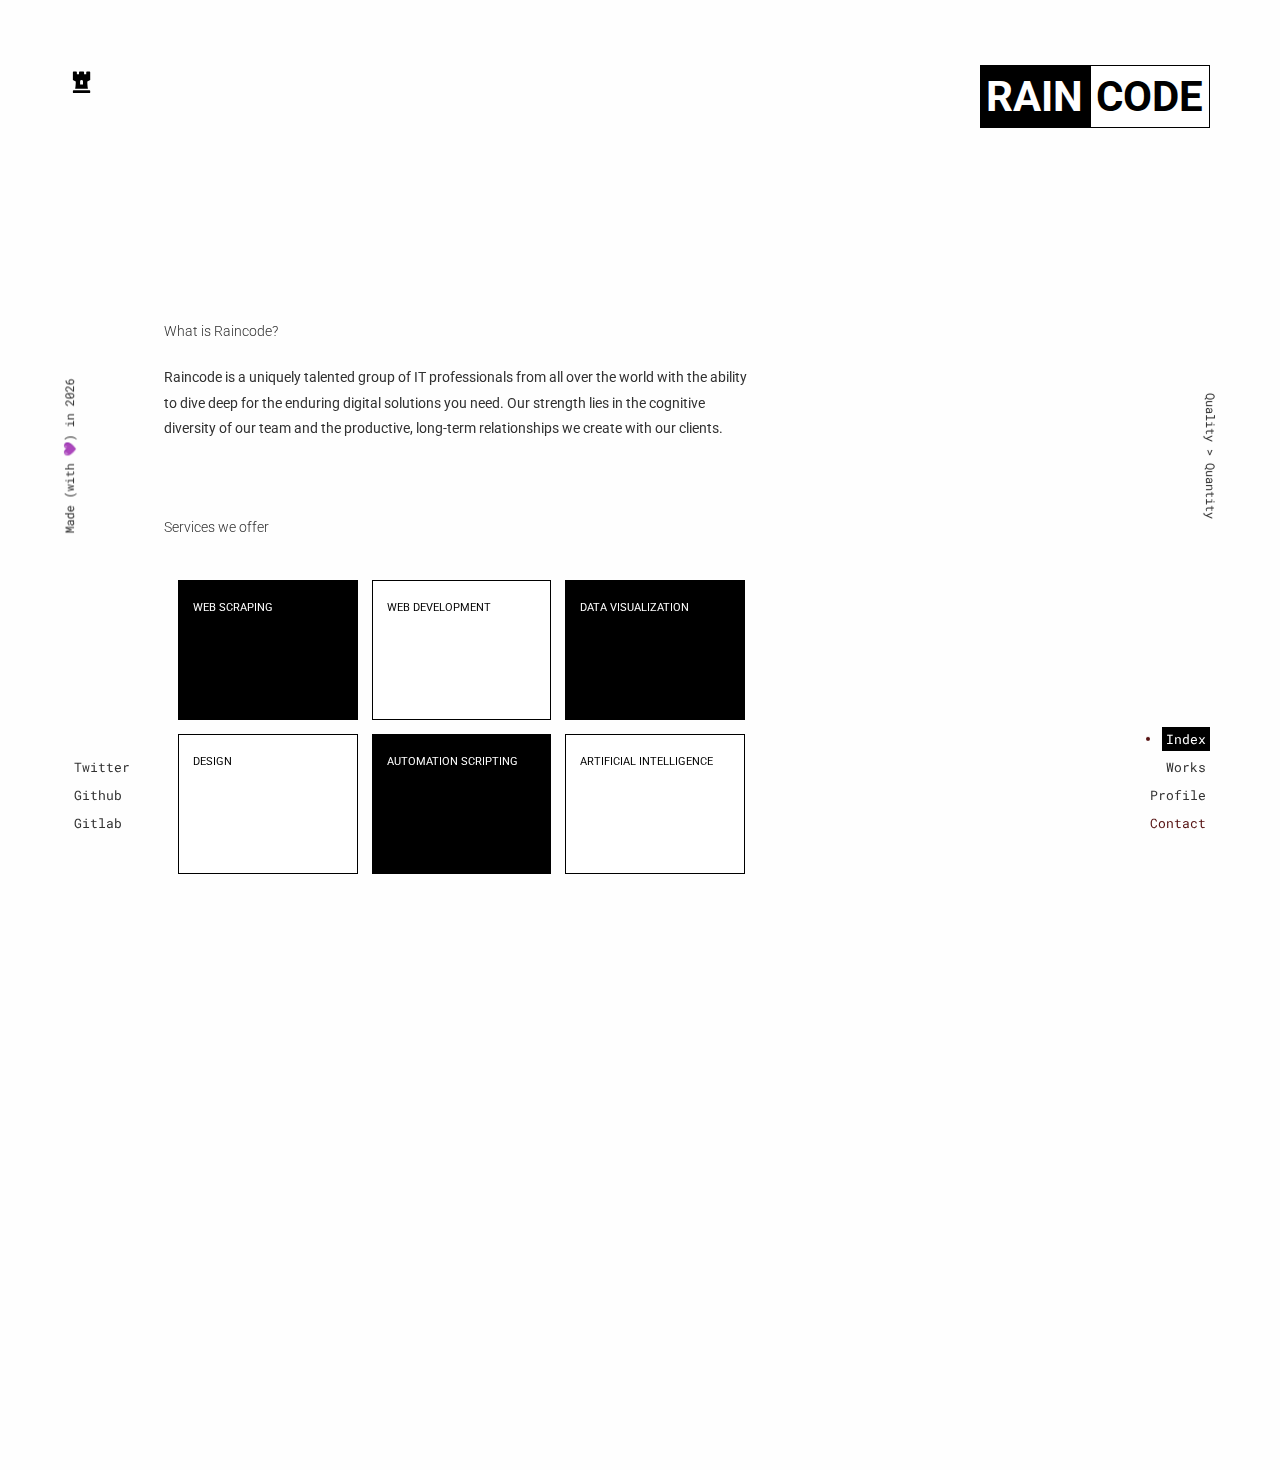
<file: index.html>
<!DOCTYPE html><html lang="en"><head><meta charSet="utf-8"/><meta http-equiv="x-ua-compatible" content="ie=edge"/><meta name="viewport" content="width=device-width, initial-scale=1, shrink-to-fit=no"/><meta name="generator" content="Gatsby 2.13.6"/><link rel="preconnect dns-prefetch" href="https://www.google-analytics.com"/><link rel="shortcut icon" href="/icons-765f311c79b1f7b11e851268e34f18f1/favicon.ico"/><link rel="icon" type="image/png" sizes="16x16" href="/icons-765f311c79b1f7b11e851268e34f18f1/favicon-16x16.png"/><link rel="icon" type="image/png" sizes="32x32" href="/icons-765f311c79b1f7b11e851268e34f18f1/favicon-32x32.png"/><link rel="apple-touch-icon" sizes="57x57" href="/icons-765f311c79b1f7b11e851268e34f18f1/apple-touch-icon-57x57.png"/><link rel="apple-touch-icon" sizes="60x60" href="/icons-765f311c79b1f7b11e851268e34f18f1/apple-touch-icon-60x60.png"/><link rel="apple-touch-icon" sizes="72x72" href="/icons-765f311c79b1f7b11e851268e34f18f1/apple-touch-icon-72x72.png"/><link rel="apple-touch-icon" sizes="76x76" href="/icons-765f311c79b1f7b11e851268e34f18f1/apple-touch-icon-76x76.png"/><link rel="apple-touch-icon" sizes="114x114" href="/icons-765f311c79b1f7b11e851268e34f18f1/apple-touch-icon-114x114.png"/><link rel="apple-touch-icon" sizes="120x120" href="/icons-765f311c79b1f7b11e851268e34f18f1/apple-touch-icon-120x120.png"/><link rel="apple-touch-icon" sizes="144x144" href="/icons-765f311c79b1f7b11e851268e34f18f1/apple-touch-icon-144x144.png"/><link rel="apple-touch-icon" sizes="152x152" href="/icons-765f311c79b1f7b11e851268e34f18f1/apple-touch-icon-152x152.png"/><link rel="apple-touch-icon" sizes="167x167" href="/icons-765f311c79b1f7b11e851268e34f18f1/apple-touch-icon-167x167.png"/><link rel="apple-touch-icon" sizes="180x180" href="/icons-765f311c79b1f7b11e851268e34f18f1/apple-touch-icon-180x180.png"/><link rel="apple-touch-icon" sizes="1024x1024" href="/icons-765f311c79b1f7b11e851268e34f18f1/apple-touch-icon-1024x1024.png"/><meta name="apple-mobile-web-app-capable" content="yes"/><meta name="apple-mobile-web-app-status-bar-style" content="black-translucent"/><meta name="apple-mobile-web-app-title" content="raincode.org"/><link rel="manifest" href="/manifest.webmanifest"/><meta name="theme-color" content="#1e2732"/><link rel="apple-touch-icon" href="/static/icons/logo.svg"/><title data-react-helmet="true">Raincode</title><meta data-react-helmet="true" name="description" content="A team of uniquely talented developers and designers spread all over the world."/><meta data-react-helmet="true" property="og:title" content="Raincode"/><meta data-react-helmet="true" property="og:description" content="A team of uniquely talented developers and designers spread all over the world."/><meta data-react-helmet="true" property="og:image" content="/images/logo.svg"/><meta data-react-helmet="true" name="twitter:title" content="Raincode"/><meta data-react-helmet="true" name="twitter:description" content="A team of uniquely talented developers and designers spread all over the world."/><meta data-react-helmet="true" name="twitter:image" content="/images/logo.svg"/><meta data-react-helmet="true" name="twitter:card" content="summary_large_image"/><meta data-react-helmet="true" name="google-site-verification" content="w6QODQIo6PYp7OLUH3RI1ULc4NKzA0lt7tzXEeKJzjM"/><link rel="sitemap" type="application/xml" href="/sitemap.xml"/><style data-styled="jFFmwJ cqaDtS iMfKah cJlXGp cfIomb fQdxEa bqExfv bUJcfb joKaBL fURCSd eSzaXH jHwOGP isVgkh ljqACm iiPRQe bEwHHy bedVrY BDgpr jOKjaQ foNkGc iHOBFH liscpV" data-styled-version="4.3.2">
/* sc-component-id: style__Wrapper-sc-6c31hn-0 */
.jHwOGP{position:fixed;top:0;left:0;max-width:18rem;padding:5rem;} @media (max-width:78em){.jHwOGP{padding:3rem;}} @media (max-width:54em){.jHwOGP{padding:3rem;}} @media (max-width:40em){.jHwOGP{padding:2rem;}} @media (max-width:54em){.jHwOGP{position:static;padding:0;}} .jHwOGP > div{position:relative;} .jHwOGP a,.jHwOGP svg{display:block;} .jHwOGP a{width:1.65rem;} @media (max-width:78em){.jHwOGP a{width:1.45rem;}} .jHwOGP svg{width:100%;height:auto;} .jHwOGP .circle{position:absolute;top:50%;left:50%;-webkit-transform:translate(-50%,-50%) scale(0);-ms-transform:translate(-50%,-50%) scale(0);transform:translate(-50%,-50%) scale(0);background:rgba(255,255,255,.05);height:100%;width:100%;border-radius:100%;pointer-events:none;opacity:1;will-change:transform;color:#303030;} .jHwOGP a:hover + .circle{opacity:0;-webkit-transform:translate(-50%,-50%) scale(7.5);-ms-transform:translate(-50%,-50%) scale(7.5);transform:translate(-50%,-50%) scale(7.5);-webkit-transition:-webkit-transform 1s cubic-bezier(.45,0,.1,1),opacity .8s ease;-webkit-transition:transform 1s cubic-bezier(.45,0,.1,1),opacity .8s ease;transition:transform 1s cubic-bezier(.45,0,.1,1),opacity .8s ease;}
/* sc-component-id: style__Wrapper-knl7ns-0 */
.foNkGc{width:100%;position:fixed;top:50%;} @media (max-width:54em){.foNkGc{position:static;padding-top:1.5rem;}}
/* sc-component-id: style__Item-knl7ns-1 */
.iHOBFH{position:absolute;font-family:'Roboto Mono',stack-mono,monospace;color:#313131;font-size:.85rem;line-height:1em;-webkit-transform:rotate(-90deg) translateX(-50%);-ms-transform:rotate(-90deg) translateX(-50%);transform:rotate(-90deg) translateX(-50%);-webkit-transform-origin:left;-ms-transform-origin:left;transform-origin:left;left:5rem;} @media (max-width:78em){.iHOBFH{left:3rem;}} @media (max-width:54em){.iHOBFH{left:3rem;}} @media (max-width:40em){.iHOBFH{left:2rem;}} @media (max-width:54em){.iHOBFH{position:static;-webkit-transform:rotate(0) translateX(0);-ms-transform:rotate(0) translateX(0);transform:rotate(0) translateX(0);-webkit-transform-origin:0;-ms-transform-origin:0;transform-origin:0;padding:.5rem 0 0;text-align:center;font-size:.8rem;}}.liscpV{position:absolute;font-family:'Roboto Mono',stack-mono,monospace;color:#313131;font-size:.85rem;line-height:1em;-webkit-transform:rotate(90deg) translateX(50%);-ms-transform:rotate(90deg) translateX(50%);transform:rotate(90deg) translateX(50%);-webkit-transform-origin:right;-ms-transform-origin:right;transform-origin:right;right:5rem;} @media (max-width:78em){.liscpV{right:3rem;}} @media (max-width:54em){.liscpV{right:3rem;}} @media (max-width:40em){.liscpV{right:2rem;}} @media (max-width:54em){.liscpV{position:static;-webkit-transform:rotate(0) translateX(0);-ms-transform:rotate(0) translateX(0);transform:rotate(0) translateX(0);-webkit-transform-origin:0;-ms-transform-origin:0;transform-origin:0;padding:.5rem 0 0;text-align:center;font-size:.8rem;}}
/* sc-component-id: style__Wrapper-sc-109x5v3-0 */
.iiPRQe{position:fixed;bottom:0;left:0;right:0;width:100%;display:-webkit-box;display:-webkit-flex;display:-ms-flexbox;display:flex;-webkit-align-items:flex-end;-webkit-box-align:flex-end;-ms-flex-align:flex-end;align-items:flex-end;-webkit-box-pack:justify;-webkit-justify-content:space-between;-ms-flex-pack:justify;justify-content:space-between;pointer-events:none;padding:5rem;} @media (max-width:78em){.iiPRQe{padding:3rem;}} @media (max-width:54em){.iiPRQe{padding:3rem;}} @media (max-width:40em){.iiPRQe{padding:2rem;}} .iiPRQe ul:last-child li{text-align:right;} .iiPRQe ul:last-child li a{-webkit-transition:color .4s ease;transition:color .4s ease;will-change:color;position:relative;} .iiPRQe ul:last-child li a::before{position:absolute;left:-1.1rem;top:50%;background:#541010;border-radius:100%;content:'';display:block;height:.3rem;width:.3rem;-webkit-transition:-webkit-transform .3s cubic-bezier(.45,0,.1,1),opacity .1s ease;-webkit-transition:transform .3s cubic-bezier(.45,0,.1,1),opacity .1s ease;transition:transform .3s cubic-bezier(.45,0,.1,1),opacity .1s ease;will-change:transform,opacity;} .iiPRQe ul:last-child li a:not(.active)::before{opacity:0;-webkit-transform:translate(-1rem,-50%);-ms-transform:translate(-1rem,-50%);transform:translate(-1rem,-50%);} .iiPRQe ul:last-child li a:hover{color:#000;} .iiPRQe ul:last-child li a:hover::before{-webkit-transform:translate(0,-50%);-ms-transform:translate(0,-50%);transform:translate(0,-50%);opacity:1;} @media (max-width:54em){.iiPRQe{position:static;padding:0;}}
/* sc-component-id: style__Nav-sc-109x5v3-1 */
.bEwHHy{list-style:none;padding:0;margin:0;width:50%;max-width:14rem;}
/* sc-component-id: style__NavItem-sc-109x5v3-2 */
.bedVrY{list-style:none;padding:.5rem 0;line-height:1em;} .bedVrY:last-child{padding-bottom:0;} .bedVrY a{font-size:.9rem;padding:0.3rem;font-family:'Roboto Mono',stack-mono,monospace;pointer-events:all;-webkit-transition:color .1s ease;transition:color .1s ease;line-height:1em;color:#313131;}.BDgpr{list-style:none;padding:.5rem 0;line-height:1em;} .BDgpr:last-child{padding-bottom:0;} .BDgpr a{font-size:.9rem;padding:0.3rem;font-family:'Roboto Mono',stack-mono,monospace;pointer-events:all;-webkit-transition:color .1s ease;transition:color .1s ease;line-height:1em;color:#541010;} .BDgpr a:hover::before{display:none !important;}
/* sc-component-id: style__NavLink-sc-109x5v3-3 */
.jOKjaQ.active{color:#FFF;background:#000;} .jOKjaQ.active::before{-webkit-transform:translate(0,-50%);-ms-transform:translate(0,-50%);transform:translate(0,-50%);opacity:1;}
/* sc-component-id: style__Wrapper-st8qcn-0 */
.isVgkh{display:none;height:15px;width:1.75rem;-webkit-flex-direction:column;-ms-flex-direction:column;flex-direction:column;-webkit-box-pack:justify;-webkit-justify-content:space-between;-ms-flex-pack:justify;justify-content:space-between;-webkit-align-items:flex-end;-webkit-box-align:flex-end;-ms-flex-align:flex-end;align-items:flex-end;-webkit-backface-visibility:hidden;backface-visibility:hidden;-webkit-transition:-webkit-transform .45s cubic-bezier(.45,0,.07,1);-webkit-transition:transform .45s cubic-bezier(.45,0,.07,1);transition:transform .45s cubic-bezier(.45,0,.07,1);will-change:transform;-webkit-transform:rotate(0);-ms-transform:rotate(0);transform:rotate(0);} .isVgkh span{display:inline-block;height:1px;background:#fff;} .isVgkh span:nth-child(1){width:100%;} .isVgkh span:nth-child(2){width:60%;} .isVgkh span:nth-child(3){width:80%;} @media (max-width:54em){.isVgkh{display:-webkit-box;display:-webkit-flex;display:-ms-flexbox;display:flex;}}
/* sc-component-id: style__Wrapper-utaa07-0 */
@media (max-width:54em){.fURCSd{position:fixed;bottom:0;left:0;right:0;width:100%;z-index:10;}}
/* sc-component-id: style__Shoable-utaa07-1 */
@media (max-width:54em){.ljqACm{background:#FEFEFE;overflow:hidden;-webkit-transition:max-height .6s cubic-bezier(0.45,0,.1,1);transition:max-height .6s cubic-bezier(0.45,0,.1,1);will-change:max-height;max-height:0;}.ljqACm > div{padding:0 3rem 3rem;}} @media (max-width:40em){.ljqACm > div{padding:0 2rem 2rem;}.ljqACm nav{padding:1rem;}}
/* sc-component-id: style__Header-utaa07-2 */
@media (max-width:54em){.eSzaXH{display:-webkit-box;display:-webkit-flex;display:-ms-flexbox;display:flex;-webkit-box-pack:justify;-webkit-justify-content:space-between;-ms-flex-pack:justify;justify-content:space-between;-webkit-align-items:flex-end;-webkit-box-align:flex-end;-ms-flex-align:flex-end;align-items:flex-end;width:100%;min-height:7rem;background-image:linear-gradient(to bottom,rgba(30,39,51,0.0) 0%,rgba(30,39,51,0.3) 50%);padding:5rem;}@media (max-width:78em){.eSzaXH{padding:3rem;}}@media (max-width:54em){.eSzaXH{padding:3rem;}}@media (max-width:40em){.eSzaXH{padding:2rem;}}}
/* sc-component-id: sc-global-121039794 */
@font-face{font-family:stack-mono;src:local(".SFNSText-Light");} @font-face{font-family:stack-sans;src:local(".SFNSText-Light");} html,body,div,span,applet,object,iframe,h1,h2,h3,h4,h5,h6,p,blockquote,pre,a,abbr,acronym,address,big,cite,code,del,dfn,em,img,ins,kbd,q,s,samp,small,strike,strong,sub,sup,tt,var,b,u,i,center,dl,dt,dd,ol,ul,li,fieldset,form,label,legend,table,caption,tbody,tfoot,thead,tr,th,td,article,aside,canvas,details,embed,figure,figcaption,footer,header,hgroup,main,menu,nav,output,ruby,section,summary,time,mark,audio,video{margin:0;padding:0;border:0;font-size:100%;font:inherit;vertical-align:baseline;} article,aside,details,figcaption,figure,footer,header,hgroup,main,menu,nav,section{display:block;} *[hidden]{display:none;} body{line-height:1;} ol,ul{list-style:none;} blockquote,q{quotes:none;} blockquote:before,blockquote:after,q:before,q:after{content:'';content:none;} table{border-collapse:collapse;border-spacing:0;} html,body{height:100%;font-size:16px;} @media (max-width:125em){html,body{font-size:14px;}} body{background:#FEFEFE;color:#000;font-family:'Roboto',stack-sans,sans-serif;-webkit-backface-visibility:hidden;backface-visibility:hidden;overflow-y:scroll;} h1,h2,h3,h4,h5,h6{font-weight:300;line-height:inherit;} a{color:inherit;-webkit-text-decoration:none;text-decoration:none;-webkit-transition:color ease-in .2s;transition:color ease-in .2s;} a:hover{color:#000;} *{box-sizing:border-box;line-height:1.4em;text-rendering:optimizeLegibility;-webkit-font-smoothing:antialiased;-moz-osx-font-smoothing:grayscale;font-kerning:auto;} ::selection{color:#541010;background:transparent;}
/* sc-component-id: style__Wrapper-sc-47aidz-0 */
.jFFmwJ{font-size:3rem;max-width:36rem;line-height:1.3em;padding:5rem;position:absolute;top:0;right:0;text-align:right;} @media (max-width:54em){.jFFmwJ{max-width:32rem;}} @media (max-width:40em){.jFFmwJ{max-width:100%;font-size:1.5rem;}} @media (max-width:22em){.jFFmwJ{font-size:1.35rem;}} @media (max-width:78em){.jFFmwJ{padding:3rem;}} @media (max-width:54em){.jFFmwJ{padding:3rem;}} @media (max-width:40em){.jFFmwJ{padding:2rem;}} @media (max-width:54em){.jFFmwJ{text-align:left;left:0;right:auto;}}
/* sc-component-id: style__Title-sc-47aidz-1 */
.cqaDtS{text-transform:uppercase;font-weight:bold;margin-bottom:4rem;} .cqaDtS span.black{color:white;background:black;padding:0.4rem;border:1px solid black;} .cqaDtS span.white{color:black;background:white;padding:0.4rem;border:1px solid black;}
/* sc-component-id: shared__DifferentContentWrapper-f4br8p-1 */
.iMfKah{max-width:68rem;width:calc(100% - 9.25rem * 2);margin:1rem auto 5rem;overflow:hidden;height:-webkit-fit-content;height:-moz-fit-content;height:fit-content;} @media (max-width:78em){.iMfKah{margin:8rem auto 3rem;width:calc(100% - 11rem * 2);}} @media (max-width:54em){.iMfKah{width:100%;margin:4rem auto 0;padding:0 3rem 6rem;}} @media (max-width:40em){.iMfKah{margin:2rem auto 0;padding:0 2rem 6rem;}}
/* sc-component-id: style__Wrapper-sc-1abqbf5-0 */
.cJlXGp{display:grid;grid-template-columns:repeat(8,1fr);grid-template-rows:repeat(5,1fr);position:relative;} @media (max-width:40em){.cJlXGp{grid-template-columns:100%;grid-template-rows:repeat(3,auto);grid-row-gap:2rem;}}
/* sc-component-id: style__InfoWrapper-sc-1abqbf5-2 */
.cfIomb{grid-row:2 / 4;grid-column:1 / 6;z-index:3;} @media (max-width:54em){.cfIomb{grid-column:1 / 7;}} @media (max-width:40em){.cfIomb{grid-row:2 / 3;grid-column:1 / 1;}}
/* sc-component-id: style__Content-sc-1abqbf5-3 */
.fQdxEa{margin-top:1rem;line-height:1.8em;color:#313131;} @media (max-width:40em){.fQdxEa{margin-top:1rem;}} .fQdxEa p{margin:1.5rem 0;} .fQdxEa a{color:#111;border-bottom:1px dotted #313131;} .fQdxEa a:hover{border-bottom-color:#541010;}
/* sc-component-id: style__GridLayout-sc-1abqbf5-4 */
.bqExfv{display:grid;grid-template-columns:repeat(auto-fill,minmax(140px,1fr));grid-gap:1rem;grid-auto-rows:minmax(140px,auto);grid-auto-flow:dense;padding:1rem;}
/* sc-component-id: style__GridItem-sc-1abqbf5-5 */
.bUJcfb{padding:1rem;font-size:0.8rem;font-weight:inherit;text-transform:uppercase;color:#000;background-color:#FFF;border-radius:0px;border:1px solid black;} .bUJcfb:nth-child(odd){background-color:#000;color:#FFF;}
/* sc-component-id: style__Span3-sc-1abqbf5-7 */
.joKaBL{grid-column-end:span 3;grid-row-end:span 4;}</style><link as="script" rel="preload" href="/webpack-runtime-07b76a82f6ecf15ed0be.js"/><link as="script" rel="preload" href="/app-ca6badd598733d14f618.js"/><link as="script" rel="preload" href="/0-f4c13b36cc7820044e07.js"/><link as="script" rel="preload" href="/1-eef102fc3b152802c4e1.js"/><link as="script" rel="preload" href="/2-1e72ccc6caf33bbe840e.js"/><link as="script" rel="preload" href="/component---src-pages-index-js-4505e5b2c96ad6cb1ba5.js"/><link as="fetch" rel="preload" href="/page-data/index/page-data.json" crossorigin="use-credentials"/></head><body><noscript id="gatsby-noscript">This app works best with JavaScript enabled.</noscript><div id="___gatsby"><div style="outline:none" tabindex="-1" role="group" id="gatsby-focus-wrapper"><main><section><div class="style__Wrapper-sc-47aidz-0 jFFmwJ"><h1 class="style__Title-sc-47aidz-1 cqaDtS"><div class="logo"><p><span class="black">Rain</span><span class="white">code</span></p></div></h1></div></section><div class="shared__DifferentContentWrapper-f4br8p-1 iMfKah"><section class="style__Wrapper-sc-1abqbf5-0 cJlXGp"><header class="style__InfoWrapper-sc-1abqbf5-2 cfIomb"><main class="style__Content-sc-1abqbf5-3 fQdxEa"><div><div><h1>What is Raincode?</h1><p>Raincode is a uniquely talented group of IT professionals from all over the world with the ability to dive deep for the enduring digital solutions you need. Our strength lies in the cognitive diversity of our team and the productive, long-term relationships we create with our clients.</p><br/><div class="style__GridLayout-sc-1abqbf5-4 bqExfv"></div></div><div><h1>Services we offer</h1><br/><div class="style__GridLayout-sc-1abqbf5-4 bqExfv"><div class="style__GridItem-sc-1abqbf5-5 bUJcfb"><span class="style__Span3-sc-1abqbf5-7 joKaBL">Web Scraping</span><span class="style__Span3-sc-1abqbf5-7 joKaBL"></span></div><div class="style__GridItem-sc-1abqbf5-5 bUJcfb"><span class="style__Span3-sc-1abqbf5-7 joKaBL">Web Development</span><span class="style__Span3-sc-1abqbf5-7 joKaBL"></span></div><div class="style__GridItem-sc-1abqbf5-5 bUJcfb"><span class="style__Span3-sc-1abqbf5-7 joKaBL">Data Visualization</span><span class="style__Span3-sc-1abqbf5-7 joKaBL"></span></div><div class="style__GridItem-sc-1abqbf5-5 bUJcfb"><span class="style__Span3-sc-1abqbf5-7 joKaBL">Design</span><span class="style__Span3-sc-1abqbf5-7 joKaBL"></span></div><div class="style__GridItem-sc-1abqbf5-5 bUJcfb"><span class="style__Span3-sc-1abqbf5-7 joKaBL">Automation Scripting</span><span class="style__Span3-sc-1abqbf5-7 joKaBL"></span></div><div class="style__GridItem-sc-1abqbf5-5 bUJcfb"><span class="style__Span3-sc-1abqbf5-7 joKaBL">Artificial Intelligence</span><span class="style__Span3-sc-1abqbf5-7 joKaBL"></span></div></div></div></div></main></header></section></div><div class="style__Wrapper-utaa07-0 fURCSd"><header class="style__Header-utaa07-2 eSzaXH"><div class="style__Wrapper-sc-6c31hn-0 jHwOGP"><div><a aria-current="page" class="" href="/"><svg width="22" height="22" aria-hidden="true" focusable="false" data-prefix="fas" data-icon="chess-rook" role="img" viewBox="0 0 384 512" class="svg-inline--fa fa-chess-rook fa-w-12 fa-3x"><path fill="currentColor" d="M368 32h-56a16 16 0 0 0-16 16v48h-48V48a16 16 0 0 0-16-16h-80a16 16 0 0 0-16 16v48H88.1V48a16 16 0 0 0-16-16H16A16 16 0 0 0 0 48v176l64 32c0 48.33-1.54 95-13.21 160h282.42C321.54 351 320 303.72 320 256l64-32V48a16 16 0 0 0-16-16zM224 320h-64v-64a32 32 0 0 1 64 0zm144 128H16a16 16 0 0 0-16 16v32a16 16 0 0 0 16 16h352a16 16 0 0 0 16-16v-32a16 16 0 0 0-16-16z" class="" height="22" width="22"></path></svg></a><div class="circle"></div></div></div><div class="style__Wrapper-st8qcn-0 isVgkh"><span></span><span></span><span></span></div></header><div class="style__Shoable-utaa07-1 ljqACm"><div><nav class="style__Wrapper-sc-109x5v3-0 iiPRQe"><ul class="style__Nav-sc-109x5v3-1 bEwHHy"><li class="style__NavItem-sc-109x5v3-2 bedVrY"><a href="https://twitter.com/raincoders" rel="noopener noreferrer" target="_blank">Twitter</a></li><li class="style__NavItem-sc-109x5v3-2 bedVrY"><a href="https://github.com/raincodeorg" rel="noopener noreferrer" target="_blank">Github</a></li><li class="style__NavItem-sc-109x5v3-2 bedVrY"><a href="https://gitlab.com/raincodeorg" rel="noopener noreferrer" target="_blank">Gitlab</a></li></ul><ul class="style__Nav-sc-109x5v3-1 bEwHHy"><li class="style__NavItem-sc-109x5v3-2 bedVrY"><a aria-current="page" class="style__NavLink-sc-109x5v3-3 jOKjaQ active" href="/">Index</a></li><li class="style__NavItem-sc-109x5v3-2 bedVrY"><a class="style__NavLink-sc-109x5v3-3 jOKjaQ" href="/works">Works</a></li><li class="style__NavItem-sc-109x5v3-2 bedVrY"><a class="style__NavLink-sc-109x5v3-3 jOKjaQ" href="/profile">Profile</a></li><li class="style__NavItem-sc-109x5v3-2 BDgpr"><a class="" rel="noopener" href="mailto:contact@raincode.org">Contact</a></li></ul></nav><footer class="style__Wrapper-knl7ns-0 foNkGc"><div class="style__Item-knl7ns-1 iHOBFH">Made (with 💜) in <!-- -->2019</div><div class="style__Item-knl7ns-1 liscpV"><span>Quality &gt; Quantity</span></div></footer></div></div></div></main></div></div><script>
  
  function gaOptout(){document.cookie=disableStr+'=true; expires=Thu, 31 Dec 2099 23:59:59 UTC;path=/',window[disableStr]=!0}var gaProperty='UA-113472346-1',disableStr='ga-disable-'+gaProperty;document.cookie.indexOf(disableStr+'=true')>-1&&(window[disableStr]=!0);
  if(true) {
    (function(i,s,o,g,r,a,m){i['GoogleAnalyticsObject']=r;i[r]=i[r]||function(){
    (i[r].q=i[r].q||[]).push(arguments)},i[r].l=1*new Date();a=s.createElement(o),
    m=s.getElementsByTagName(o)[0];a.async=1;a.src=g;m.parentNode.insertBefore(a,m)
    })(window,document,'script','https://www.google-analytics.com/analytics.js','ga');
  }
  if (typeof ga === "function") {
    ga('create', 'UA-113472346-1', 'auto', {});
      ga('set', 'anonymizeIp', true);
      
      
      }
      </script><script id="gatsby-script-loader">/*<![CDATA[*/window.pagePath="/";window.webpackCompilationHash="79709310c2637b45b59a";/*]]>*/</script><script id="gatsby-chunk-mapping">/*<![CDATA[*/window.___chunkMapping={"app":["/app-ca6badd598733d14f618.js"],"component---src-pages-404-js":["/component---src-pages-404-js-95fc8c5baa303085f1c5.js"],"component---src-pages-index-js":["/component---src-pages-index-js-4505e5b2c96ad6cb1ba5.js"],"component---src-pages-profile-js":["/component---src-pages-profile-js-c772ddc4b49922954683.js"],"component---src-pages-works-js":["/component---src-pages-works-js-b57f58a71968d832bd25.js"]};/*]]>*/</script><script src="/component---src-pages-index-js-4505e5b2c96ad6cb1ba5.js" async=""></script><script src="/2-1e72ccc6caf33bbe840e.js" async=""></script><script src="/1-eef102fc3b152802c4e1.js" async=""></script><script src="/0-f4c13b36cc7820044e07.js" async=""></script><script src="/app-ca6badd598733d14f618.js" async=""></script><script src="/webpack-runtime-07b76a82f6ecf15ed0be.js" async=""></script></body></html>
</file>
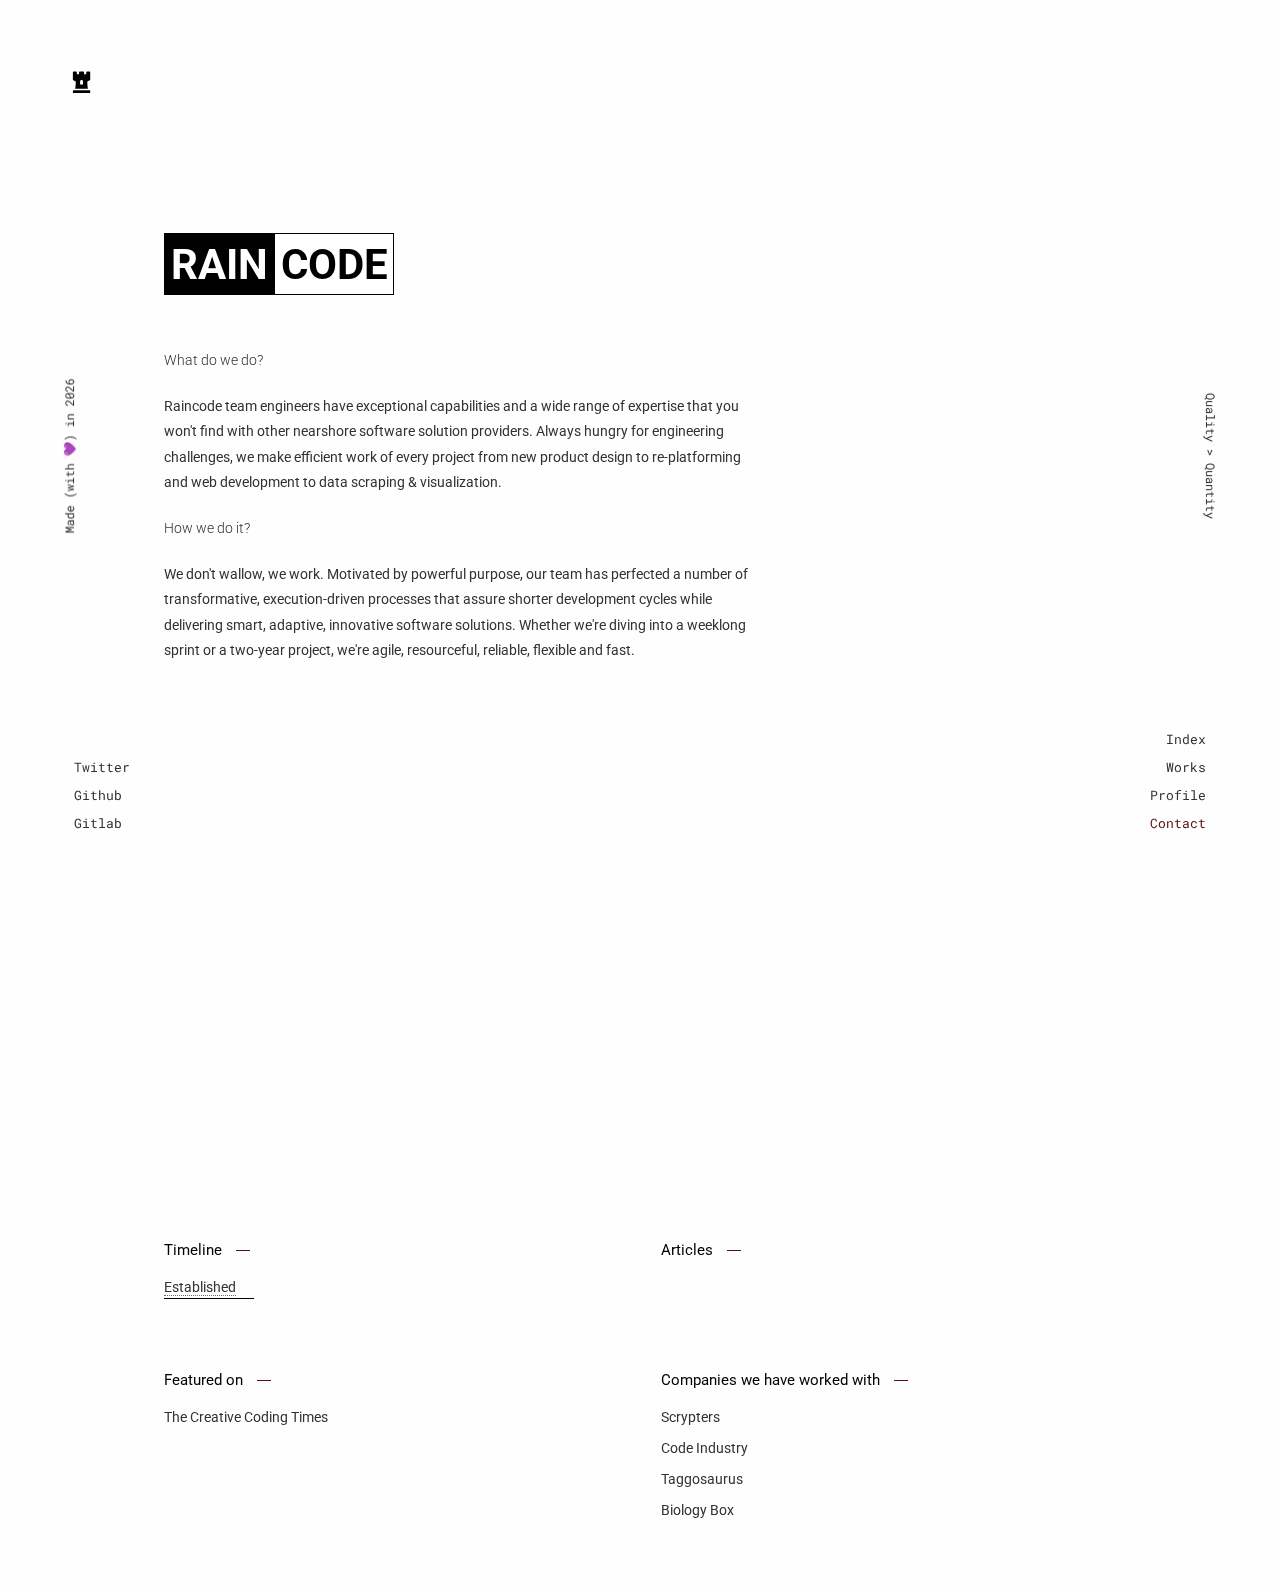
<file: profile/index.html>
<!DOCTYPE html><html lang="en"><head><meta charSet="utf-8"/><meta http-equiv="x-ua-compatible" content="ie=edge"/><meta name="viewport" content="width=device-width, initial-scale=1, shrink-to-fit=no"/><meta name="generator" content="Gatsby 2.13.6"/><link rel="preconnect dns-prefetch" href="https://www.google-analytics.com"/><link rel="shortcut icon" href="/icons-765f311c79b1f7b11e851268e34f18f1/favicon.ico"/><link rel="icon" type="image/png" sizes="16x16" href="/icons-765f311c79b1f7b11e851268e34f18f1/favicon-16x16.png"/><link rel="icon" type="image/png" sizes="32x32" href="/icons-765f311c79b1f7b11e851268e34f18f1/favicon-32x32.png"/><link rel="apple-touch-icon" sizes="57x57" href="/icons-765f311c79b1f7b11e851268e34f18f1/apple-touch-icon-57x57.png"/><link rel="apple-touch-icon" sizes="60x60" href="/icons-765f311c79b1f7b11e851268e34f18f1/apple-touch-icon-60x60.png"/><link rel="apple-touch-icon" sizes="72x72" href="/icons-765f311c79b1f7b11e851268e34f18f1/apple-touch-icon-72x72.png"/><link rel="apple-touch-icon" sizes="76x76" href="/icons-765f311c79b1f7b11e851268e34f18f1/apple-touch-icon-76x76.png"/><link rel="apple-touch-icon" sizes="114x114" href="/icons-765f311c79b1f7b11e851268e34f18f1/apple-touch-icon-114x114.png"/><link rel="apple-touch-icon" sizes="120x120" href="/icons-765f311c79b1f7b11e851268e34f18f1/apple-touch-icon-120x120.png"/><link rel="apple-touch-icon" sizes="144x144" href="/icons-765f311c79b1f7b11e851268e34f18f1/apple-touch-icon-144x144.png"/><link rel="apple-touch-icon" sizes="152x152" href="/icons-765f311c79b1f7b11e851268e34f18f1/apple-touch-icon-152x152.png"/><link rel="apple-touch-icon" sizes="167x167" href="/icons-765f311c79b1f7b11e851268e34f18f1/apple-touch-icon-167x167.png"/><link rel="apple-touch-icon" sizes="180x180" href="/icons-765f311c79b1f7b11e851268e34f18f1/apple-touch-icon-180x180.png"/><link rel="apple-touch-icon" sizes="1024x1024" href="/icons-765f311c79b1f7b11e851268e34f18f1/apple-touch-icon-1024x1024.png"/><meta name="apple-mobile-web-app-capable" content="yes"/><meta name="apple-mobile-web-app-status-bar-style" content="black-translucent"/><meta name="apple-mobile-web-app-title" content="raincode.org"/><link rel="manifest" href="/manifest.webmanifest"/><meta name="theme-color" content="#1e2732"/><link rel="apple-touch-icon" href="/static/icons/logo.svg"/><title data-react-helmet="true">Raincode | Profile</title><meta data-react-helmet="true" name="description" content=""/><meta data-react-helmet="true" property="og:title" content="Raincode | Profile"/><meta data-react-helmet="true" property="og:description" content=""/><meta data-react-helmet="true" property="og:image" content="/images/logo.svg"/><meta data-react-helmet="true" name="twitter:title" content="Raincode | Profile"/><meta data-react-helmet="true" name="twitter:description" content=""/><meta data-react-helmet="true" name="twitter:image" content="/images/logo.svg"/><meta data-react-helmet="true" name="twitter:card" content="summary_large_image"/><meta data-react-helmet="true" name="google-site-verification" content="w6QODQIo6PYp7OLUH3RI1ULc4NKzA0lt7tzXEeKJzjM"/><link rel="sitemap" type="application/xml" href="/sitemap.xml"/><style data-styled="iMfKah eyWmZO jUwMEd TTGve cqaDtS cItyVV eDZPwS Enqar cpsPio iEzdQl iFLPDk bzTUHJ fURCSd eSzaXH jHwOGP isVgkh ljqACm iiPRQe bEwHHy bedVrY BDgpr jOKjaQ foNkGc iHOBFH liscpV" data-styled-version="4.3.2">
/* sc-component-id: style__Wrapper-sc-6c31hn-0 */
.jHwOGP{position:fixed;top:0;left:0;max-width:18rem;padding:5rem;} @media (max-width:78em){.jHwOGP{padding:3rem;}} @media (max-width:54em){.jHwOGP{padding:3rem;}} @media (max-width:40em){.jHwOGP{padding:2rem;}} @media (max-width:54em){.jHwOGP{position:static;padding:0;}} .jHwOGP > div{position:relative;} .jHwOGP a,.jHwOGP svg{display:block;} .jHwOGP a{width:1.65rem;} @media (max-width:78em){.jHwOGP a{width:1.45rem;}} .jHwOGP svg{width:100%;height:auto;} .jHwOGP .circle{position:absolute;top:50%;left:50%;-webkit-transform:translate(-50%,-50%) scale(0);-ms-transform:translate(-50%,-50%) scale(0);transform:translate(-50%,-50%) scale(0);background:rgba(255,255,255,.05);height:100%;width:100%;border-radius:100%;pointer-events:none;opacity:1;will-change:transform;color:#303030;} .jHwOGP a:hover + .circle{opacity:0;-webkit-transform:translate(-50%,-50%) scale(7.5);-ms-transform:translate(-50%,-50%) scale(7.5);transform:translate(-50%,-50%) scale(7.5);-webkit-transition:-webkit-transform 1s cubic-bezier(.45,0,.1,1),opacity .8s ease;-webkit-transition:transform 1s cubic-bezier(.45,0,.1,1),opacity .8s ease;transition:transform 1s cubic-bezier(.45,0,.1,1),opacity .8s ease;}
/* sc-component-id: style__Wrapper-knl7ns-0 */
.foNkGc{width:100%;position:fixed;top:50%;} @media (max-width:54em){.foNkGc{position:static;padding-top:1.5rem;}}
/* sc-component-id: style__Item-knl7ns-1 */
.iHOBFH{position:absolute;font-family:'Roboto Mono',stack-mono,monospace;color:#313131;font-size:.85rem;line-height:1em;-webkit-transform:rotate(-90deg) translateX(-50%);-ms-transform:rotate(-90deg) translateX(-50%);transform:rotate(-90deg) translateX(-50%);-webkit-transform-origin:left;-ms-transform-origin:left;transform-origin:left;left:5rem;} @media (max-width:78em){.iHOBFH{left:3rem;}} @media (max-width:54em){.iHOBFH{left:3rem;}} @media (max-width:40em){.iHOBFH{left:2rem;}} @media (max-width:54em){.iHOBFH{position:static;-webkit-transform:rotate(0) translateX(0);-ms-transform:rotate(0) translateX(0);transform:rotate(0) translateX(0);-webkit-transform-origin:0;-ms-transform-origin:0;transform-origin:0;padding:.5rem 0 0;text-align:center;font-size:.8rem;}}.liscpV{position:absolute;font-family:'Roboto Mono',stack-mono,monospace;color:#313131;font-size:.85rem;line-height:1em;-webkit-transform:rotate(90deg) translateX(50%);-ms-transform:rotate(90deg) translateX(50%);transform:rotate(90deg) translateX(50%);-webkit-transform-origin:right;-ms-transform-origin:right;transform-origin:right;right:5rem;} @media (max-width:78em){.liscpV{right:3rem;}} @media (max-width:54em){.liscpV{right:3rem;}} @media (max-width:40em){.liscpV{right:2rem;}} @media (max-width:54em){.liscpV{position:static;-webkit-transform:rotate(0) translateX(0);-ms-transform:rotate(0) translateX(0);transform:rotate(0) translateX(0);-webkit-transform-origin:0;-ms-transform-origin:0;transform-origin:0;padding:.5rem 0 0;text-align:center;font-size:.8rem;}}
/* sc-component-id: style__Wrapper-sc-109x5v3-0 */
.iiPRQe{position:fixed;bottom:0;left:0;right:0;width:100%;display:-webkit-box;display:-webkit-flex;display:-ms-flexbox;display:flex;-webkit-align-items:flex-end;-webkit-box-align:flex-end;-ms-flex-align:flex-end;align-items:flex-end;-webkit-box-pack:justify;-webkit-justify-content:space-between;-ms-flex-pack:justify;justify-content:space-between;pointer-events:none;padding:5rem;} @media (max-width:78em){.iiPRQe{padding:3rem;}} @media (max-width:54em){.iiPRQe{padding:3rem;}} @media (max-width:40em){.iiPRQe{padding:2rem;}} .iiPRQe ul:last-child li{text-align:right;} .iiPRQe ul:last-child li a{-webkit-transition:color .4s ease;transition:color .4s ease;will-change:color;position:relative;} .iiPRQe ul:last-child li a::before{position:absolute;left:-1.1rem;top:50%;background:#541010;border-radius:100%;content:'';display:block;height:.3rem;width:.3rem;-webkit-transition:-webkit-transform .3s cubic-bezier(.45,0,.1,1),opacity .1s ease;-webkit-transition:transform .3s cubic-bezier(.45,0,.1,1),opacity .1s ease;transition:transform .3s cubic-bezier(.45,0,.1,1),opacity .1s ease;will-change:transform,opacity;} .iiPRQe ul:last-child li a:not(.active)::before{opacity:0;-webkit-transform:translate(-1rem,-50%);-ms-transform:translate(-1rem,-50%);transform:translate(-1rem,-50%);} .iiPRQe ul:last-child li a:hover{color:#000;} .iiPRQe ul:last-child li a:hover::before{-webkit-transform:translate(0,-50%);-ms-transform:translate(0,-50%);transform:translate(0,-50%);opacity:1;} @media (max-width:54em){.iiPRQe{position:static;padding:0;}}
/* sc-component-id: style__Nav-sc-109x5v3-1 */
.bEwHHy{list-style:none;padding:0;margin:0;width:50%;max-width:14rem;}
/* sc-component-id: style__NavItem-sc-109x5v3-2 */
.bedVrY{list-style:none;padding:.5rem 0;line-height:1em;} .bedVrY:last-child{padding-bottom:0;} .bedVrY a{font-size:.9rem;padding:0.3rem;font-family:'Roboto Mono',stack-mono,monospace;pointer-events:all;-webkit-transition:color .1s ease;transition:color .1s ease;line-height:1em;color:#313131;}.BDgpr{list-style:none;padding:.5rem 0;line-height:1em;} .BDgpr:last-child{padding-bottom:0;} .BDgpr a{font-size:.9rem;padding:0.3rem;font-family:'Roboto Mono',stack-mono,monospace;pointer-events:all;-webkit-transition:color .1s ease;transition:color .1s ease;line-height:1em;color:#541010;} .BDgpr a:hover::before{display:none !important;}
/* sc-component-id: style__NavLink-sc-109x5v3-3 */
.jOKjaQ.active{color:#FFF;background:#000;} .jOKjaQ.active::before{-webkit-transform:translate(0,-50%);-ms-transform:translate(0,-50%);transform:translate(0,-50%);opacity:1;}
/* sc-component-id: style__Wrapper-st8qcn-0 */
.isVgkh{display:none;height:15px;width:1.75rem;-webkit-flex-direction:column;-ms-flex-direction:column;flex-direction:column;-webkit-box-pack:justify;-webkit-justify-content:space-between;-ms-flex-pack:justify;justify-content:space-between;-webkit-align-items:flex-end;-webkit-box-align:flex-end;-ms-flex-align:flex-end;align-items:flex-end;-webkit-backface-visibility:hidden;backface-visibility:hidden;-webkit-transition:-webkit-transform .45s cubic-bezier(.45,0,.07,1);-webkit-transition:transform .45s cubic-bezier(.45,0,.07,1);transition:transform .45s cubic-bezier(.45,0,.07,1);will-change:transform;-webkit-transform:rotate(0);-ms-transform:rotate(0);transform:rotate(0);} .isVgkh span{display:inline-block;height:1px;background:#fff;} .isVgkh span:nth-child(1){width:100%;} .isVgkh span:nth-child(2){width:60%;} .isVgkh span:nth-child(3){width:80%;} @media (max-width:54em){.isVgkh{display:-webkit-box;display:-webkit-flex;display:-ms-flexbox;display:flex;}}
/* sc-component-id: style__Wrapper-utaa07-0 */
@media (max-width:54em){.fURCSd{position:fixed;bottom:0;left:0;right:0;width:100%;z-index:10;}}
/* sc-component-id: style__Shoable-utaa07-1 */
@media (max-width:54em){.ljqACm{background:#FEFEFE;overflow:hidden;-webkit-transition:max-height .6s cubic-bezier(0.45,0,.1,1);transition:max-height .6s cubic-bezier(0.45,0,.1,1);will-change:max-height;max-height:0;}.ljqACm > div{padding:0 3rem 3rem;}} @media (max-width:40em){.ljqACm > div{padding:0 2rem 2rem;}.ljqACm nav{padding:1rem;}}
/* sc-component-id: style__Header-utaa07-2 */
@media (max-width:54em){.eSzaXH{display:-webkit-box;display:-webkit-flex;display:-ms-flexbox;display:flex;-webkit-box-pack:justify;-webkit-justify-content:space-between;-ms-flex-pack:justify;justify-content:space-between;-webkit-align-items:flex-end;-webkit-box-align:flex-end;-ms-flex-align:flex-end;align-items:flex-end;width:100%;min-height:7rem;background-image:linear-gradient(to bottom,rgba(30,39,51,0.0) 0%,rgba(30,39,51,0.3) 50%);padding:5rem;}@media (max-width:78em){.eSzaXH{padding:3rem;}}@media (max-width:54em){.eSzaXH{padding:3rem;}}@media (max-width:40em){.eSzaXH{padding:2rem;}}}
/* sc-component-id: sc-global-121039794 */
@font-face{font-family:stack-mono;src:local(".SFNSText-Light");} @font-face{font-family:stack-sans;src:local(".SFNSText-Light");} html,body,div,span,applet,object,iframe,h1,h2,h3,h4,h5,h6,p,blockquote,pre,a,abbr,acronym,address,big,cite,code,del,dfn,em,img,ins,kbd,q,s,samp,small,strike,strong,sub,sup,tt,var,b,u,i,center,dl,dt,dd,ol,ul,li,fieldset,form,label,legend,table,caption,tbody,tfoot,thead,tr,th,td,article,aside,canvas,details,embed,figure,figcaption,footer,header,hgroup,main,menu,nav,output,ruby,section,summary,time,mark,audio,video{margin:0;padding:0;border:0;font-size:100%;font:inherit;vertical-align:baseline;} article,aside,details,figcaption,figure,footer,header,hgroup,main,menu,nav,section{display:block;} *[hidden]{display:none;} body{line-height:1;} ol,ul{list-style:none;} blockquote,q{quotes:none;} blockquote:before,blockquote:after,q:before,q:after{content:'';content:none;} table{border-collapse:collapse;border-spacing:0;} html,body{height:100%;font-size:16px;} @media (max-width:125em){html,body{font-size:14px;}} body{background:#FEFEFE;color:#000;font-family:'Roboto',stack-sans,sans-serif;-webkit-backface-visibility:hidden;backface-visibility:hidden;overflow-y:scroll;} h1,h2,h3,h4,h5,h6{font-weight:300;line-height:inherit;} a{color:inherit;-webkit-text-decoration:none;text-decoration:none;-webkit-transition:color ease-in .2s;transition:color ease-in .2s;} a:hover{color:#000;} *{box-sizing:border-box;line-height:1.4em;text-rendering:optimizeLegibility;-webkit-font-smoothing:antialiased;-moz-osx-font-smoothing:grayscale;font-kerning:auto;} ::selection{color:#541010;background:transparent;}
/* sc-component-id: style__Wrapper-sc-47aidz-0 */
.TTGve{font-size:3rem;max-width:36rem;line-height:1.3em;text-align:left;} @media (max-width:54em){.TTGve{max-width:32rem;}} @media (max-width:40em){.TTGve{max-width:100%;font-size:1.5rem;}} @media (max-width:22em){.TTGve{font-size:1.35rem;}}
/* sc-component-id: style__Title-sc-47aidz-1 */
.cqaDtS{text-transform:uppercase;font-weight:bold;margin-bottom:4rem;} .cqaDtS span.black{color:white;background:black;padding:0.4rem;border:1px solid black;} .cqaDtS span.white{color:black;background:white;padding:0.4rem;border:1px solid black;}
/* sc-component-id: shared__DifferentContentWrapper-f4br8p-1 */
.iMfKah{max-width:68rem;width:calc(100% - 9.25rem * 2);margin:1rem auto 5rem;overflow:hidden;height:-webkit-fit-content;height:-moz-fit-content;height:fit-content;} @media (max-width:78em){.iMfKah{margin:8rem auto 3rem;width:calc(100% - 11rem * 2);}} @media (max-width:54em){.iMfKah{width:100%;margin:4rem auto 0;padding:0 3rem 6rem;}} @media (max-width:40em){.iMfKah{margin:2rem auto 0;padding:0 2rem 6rem;}}
/* sc-component-id: shared__ListItem-f4br8p-2 */
.cpsPio{font-size:1rem;color:#313131;padding:.3rem 0;line-height:1.6em;}
/* sc-component-id: style__Wrapper-ujkyxf-0 */
.eyWmZO{display:grid;grid-template-columns:repeat(8,1fr);grid-template-rows:repeat(5,1fr);position:relative;} @media (max-width:40em){.eyWmZO{grid-template-columns:100%;grid-template-rows:repeat(3,auto);grid-row-gap:2rem;}}
/* sc-component-id: style__InfoWrapper-ujkyxf-3 */
.jUwMEd{grid-row:2 / 4;grid-column:1 / 6;z-index:3;} @media (max-width:54em){.jUwMEd{grid-column:1 / 7;}} @media (max-width:40em){.jUwMEd{grid-row:2 / 3;grid-column:1 / 1;}}
/* sc-component-id: style__Content-ujkyxf-4 */
.cItyVV{margin-top:1rem;line-height:1.8em;color:#313131;} @media (max-width:40em){.cItyVV{margin-top:1rem;}} .cItyVV p{margin:1.5rem 0;} .cItyVV a{color:#111;border-bottom:1px dotted #313131;} .cItyVV a:hover{border-bottom-color:#541010;}
/* sc-component-id: style__Position-sc-1jngjig-0 */
.iFLPDk{border-bottom:1px dotted #656a73;}
/* sc-component-id: style__Wrapper-sc-1jngjig-1 */
.iEzdQl{position:relative;overflow:hidden;} .iEzdQl div{-webkit-transition:-webkit-transform .3s cubic-bezier(.45,0,.1,1);-webkit-transition:transform .3s cubic-bezier(.45,0,.1,1);transition:transform .3s cubic-bezier(.45,0,.1,1);will-change:transform;} .iEzdQl .position{-webkit-transform:translateY(0);-ms-transform:translateY(0);transform:translateY(0);} .iEzdQl .year{position:absolute;top:0;right:0;left:0;bottom:0;-webkit-transform:translateY(100%);-ms-transform:translateY(100%);transform:translateY(100%);color:#FFF;background:#000;width:-webkit-fit-content;width:-moz-fit-content;width:fit-content;padding:0 1rem;} .iEzdQl:hover .position{-webkit-transform:translateY(-100%);-ms-transform:translateY(-100%);transform:translateY(-100%);} .iEzdQl:hover .year{-webkit-transform:translateY(0);-ms-transform:translateY(0);transform:translateY(0);}
/* sc-component-id: style__ListTitle-hptjzw-0 */
.Enqar{color:#000;font-size:1.1rem;font-weight:400;margin-bottom:1rem;} .Enqar::after{content:'';width:1rem;height:1px;background:#541010;display:inline-block;vertical-align:middle;margin-left:1rem;}
/* sc-component-id: style__ListsSection-x2j1rp-0 */
.eDZPwS{display:grid;grid-template-columns:repeat(2,1fr);grid-template-rows:auto auto;grid-column-gap:3rem;grid-row-gap:5rem;padding:8rem 0 0;} @media (max-width:40em){.eDZPwS{grid-template-columns:repeat(1,1fr);grid-column-gap:0;grid-row-gap:3rem;padding:4rem 0 0;}}
/* sc-component-id: style__ClientsList-x2j1rp-1 */
.bzTUHJ ul{display:grid;grid-template-columns:max-content max-content max-content;grid-template-rows:repeat(6,1fr);grid-auto-flow:column;grid-column-gap:5rem;} @media (max-width:40em){.bzTUHJ ul{grid-column-gap:3rem;}} @media (max-width:40em){.bzTUHJ ul{grid-template-columns:repeat(1,1fr);grid-template-rows:auto;grid-auto-flow:unset;grid-column-gap:0;}}</style><link as="script" rel="preload" href="/webpack-runtime-07b76a82f6ecf15ed0be.js"/><link as="script" rel="preload" href="/app-ca6badd598733d14f618.js"/><link as="script" rel="preload" href="/0-f4c13b36cc7820044e07.js"/><link as="script" rel="preload" href="/1-eef102fc3b152802c4e1.js"/><link as="script" rel="preload" href="/2-1e72ccc6caf33bbe840e.js"/><link as="script" rel="preload" href="/component---src-pages-profile-js-c772ddc4b49922954683.js"/><link as="fetch" rel="preload" href="/page-data/profile/page-data.json" crossorigin="use-credentials"/></head><body><noscript id="gatsby-noscript">This app works best with JavaScript enabled.</noscript><div id="___gatsby"><div style="outline:none" tabindex="-1" role="group" id="gatsby-focus-wrapper"><main><div class="shared__DifferentContentWrapper-f4br8p-1 iMfKah"><section class="style__Wrapper-ujkyxf-0 eyWmZO"><header class="style__InfoWrapper-ujkyxf-3 jUwMEd"><div class="style__Wrapper-sc-47aidz-0 TTGve"><h1 class="style__Title-sc-47aidz-1 cqaDtS"><div class="logo"><p><span class="black">Rain</span><span class="white">code</span></p></div></h1></div><main class="style__Content-ujkyxf-4 cItyVV"><div><div><h1>What do we do?</h1><p>Raincode team engineers have exceptional capabilities and a wide range  of expertise that you won&#x27;t find with other nearshore software solution providers.  Always hungry for engineering challenges, we make efficient work of every project from new product design to re-platforming and web development to data scraping &amp; visualization.</p></div><div><h1>How we do it?</h1><p>We don&#x27;t wallow, we work. Motivated by powerful purpose, our team has perfected a number of transformative, execution-driven processes that assure shorter development cycles while delivering smart, adaptive, innovative software solutions. Whether we&#x27;re diving into a weeklong sprint or a two-year project, we&#x27;re agile, resourceful, reliable, flexible and fast.</p></div></div></main></header></section><section class="style__ListsSection-x2j1rp-0 eDZPwS"><article><header><h2 class="style__ListTitle-hptjzw-0 Enqar">Timeline</h2></header><ul><li class="shared__ListItem-f4br8p-2 cpsPio"><div class="style__Wrapper-sc-1jngjig-1 iEzdQl"><div class="position"><span class="style__Position-sc-1jngjig-0 iFLPDk">Established</span><span></span></div><div class="year">2019 May</div></div></li></ul></article><article><header><h2 class="style__ListTitle-hptjzw-0 Enqar">Articles</h2></header><ul><li class="shared__ListItem-f4br8p-2 cpsPio"></li></ul></article><article><header><h2 class="style__ListTitle-hptjzw-0 Enqar">Featured on</h2></header><ul><li class="shared__ListItem-f4br8p-2 cpsPio">The Creative Coding Times</li></ul></article><article class="style__ClientsList-x2j1rp-1 bzTUHJ"><header><h2 class="style__ListTitle-hptjzw-0 Enqar">Companies we have worked with</h2></header><ul><li class="shared__ListItem-f4br8p-2 cpsPio">Scrypters</li><li class="shared__ListItem-f4br8p-2 cpsPio">Code Industry</li><li class="shared__ListItem-f4br8p-2 cpsPio">Taggosaurus</li><li class="shared__ListItem-f4br8p-2 cpsPio">Biology Box</li></ul></article></section></div><div class="style__Wrapper-utaa07-0 fURCSd"><header class="style__Header-utaa07-2 eSzaXH"><div class="style__Wrapper-sc-6c31hn-0 jHwOGP"><div><a href="/"><svg width="22" height="22" aria-hidden="true" focusable="false" data-prefix="fas" data-icon="chess-rook" role="img" viewBox="0 0 384 512" class="svg-inline--fa fa-chess-rook fa-w-12 fa-3x"><path fill="currentColor" d="M368 32h-56a16 16 0 0 0-16 16v48h-48V48a16 16 0 0 0-16-16h-80a16 16 0 0 0-16 16v48H88.1V48a16 16 0 0 0-16-16H16A16 16 0 0 0 0 48v176l64 32c0 48.33-1.54 95-13.21 160h282.42C321.54 351 320 303.72 320 256l64-32V48a16 16 0 0 0-16-16zM224 320h-64v-64a32 32 0 0 1 64 0zm144 128H16a16 16 0 0 0-16 16v32a16 16 0 0 0 16 16h352a16 16 0 0 0 16-16v-32a16 16 0 0 0-16-16z" class="" height="22" width="22"></path></svg></a><div class="circle"></div></div></div><div class="style__Wrapper-st8qcn-0 isVgkh"><span></span><span></span><span></span></div></header><div class="style__Shoable-utaa07-1 ljqACm"><div><nav class="style__Wrapper-sc-109x5v3-0 iiPRQe"><ul class="style__Nav-sc-109x5v3-1 bEwHHy"><li class="style__NavItem-sc-109x5v3-2 bedVrY"><a href="https://twitter.com/raincoders" rel="noopener noreferrer" target="_blank">Twitter</a></li><li class="style__NavItem-sc-109x5v3-2 bedVrY"><a href="https://github.com/raincodeorg" rel="noopener noreferrer" target="_blank">Github</a></li><li class="style__NavItem-sc-109x5v3-2 bedVrY"><a href="https://gitlab.com/raincodeorg" rel="noopener noreferrer" target="_blank">Gitlab</a></li></ul><ul class="style__Nav-sc-109x5v3-1 bEwHHy"><li class="style__NavItem-sc-109x5v3-2 bedVrY"><a class="style__NavLink-sc-109x5v3-3 jOKjaQ" href="/">Index</a></li><li class="style__NavItem-sc-109x5v3-2 bedVrY"><a class="style__NavLink-sc-109x5v3-3 jOKjaQ" href="/works">Works</a></li><li class="style__NavItem-sc-109x5v3-2 bedVrY"><a class="style__NavLink-sc-109x5v3-3 jOKjaQ" href="/profile">Profile</a></li><li class="style__NavItem-sc-109x5v3-2 BDgpr"><a class="" rel="noopener" href="mailto:contact@raincode.org">Contact</a></li></ul></nav><footer class="style__Wrapper-knl7ns-0 foNkGc"><div class="style__Item-knl7ns-1 iHOBFH">Made (with 💜) in <!-- -->2019</div><div class="style__Item-knl7ns-1 liscpV"><span>Quality &gt; Quantity</span></div></footer></div></div></div></main></div></div><script>
  
  function gaOptout(){document.cookie=disableStr+'=true; expires=Thu, 31 Dec 2099 23:59:59 UTC;path=/',window[disableStr]=!0}var gaProperty='UA-113472346-1',disableStr='ga-disable-'+gaProperty;document.cookie.indexOf(disableStr+'=true')>-1&&(window[disableStr]=!0);
  if(true) {
    (function(i,s,o,g,r,a,m){i['GoogleAnalyticsObject']=r;i[r]=i[r]||function(){
    (i[r].q=i[r].q||[]).push(arguments)},i[r].l=1*new Date();a=s.createElement(o),
    m=s.getElementsByTagName(o)[0];a.async=1;a.src=g;m.parentNode.insertBefore(a,m)
    })(window,document,'script','https://www.google-analytics.com/analytics.js','ga');
  }
  if (typeof ga === "function") {
    ga('create', 'UA-113472346-1', 'auto', {});
      ga('set', 'anonymizeIp', true);
      
      
      }
      </script><script id="gatsby-script-loader">/*<![CDATA[*/window.pagePath="/profile/";window.webpackCompilationHash="79709310c2637b45b59a";/*]]>*/</script><script id="gatsby-chunk-mapping">/*<![CDATA[*/window.___chunkMapping={"app":["/app-ca6badd598733d14f618.js"],"component---src-pages-404-js":["/component---src-pages-404-js-95fc8c5baa303085f1c5.js"],"component---src-pages-index-js":["/component---src-pages-index-js-4505e5b2c96ad6cb1ba5.js"],"component---src-pages-profile-js":["/component---src-pages-profile-js-c772ddc4b49922954683.js"],"component---src-pages-works-js":["/component---src-pages-works-js-b57f58a71968d832bd25.js"]};/*]]>*/</script><script src="/component---src-pages-profile-js-c772ddc4b49922954683.js" async=""></script><script src="/2-1e72ccc6caf33bbe840e.js" async=""></script><script src="/1-eef102fc3b152802c4e1.js" async=""></script><script src="/0-f4c13b36cc7820044e07.js" async=""></script><script src="/app-ca6badd598733d14f618.js" async=""></script><script src="/webpack-runtime-07b76a82f6ecf15ed0be.js" async=""></script></body></html>
</file>
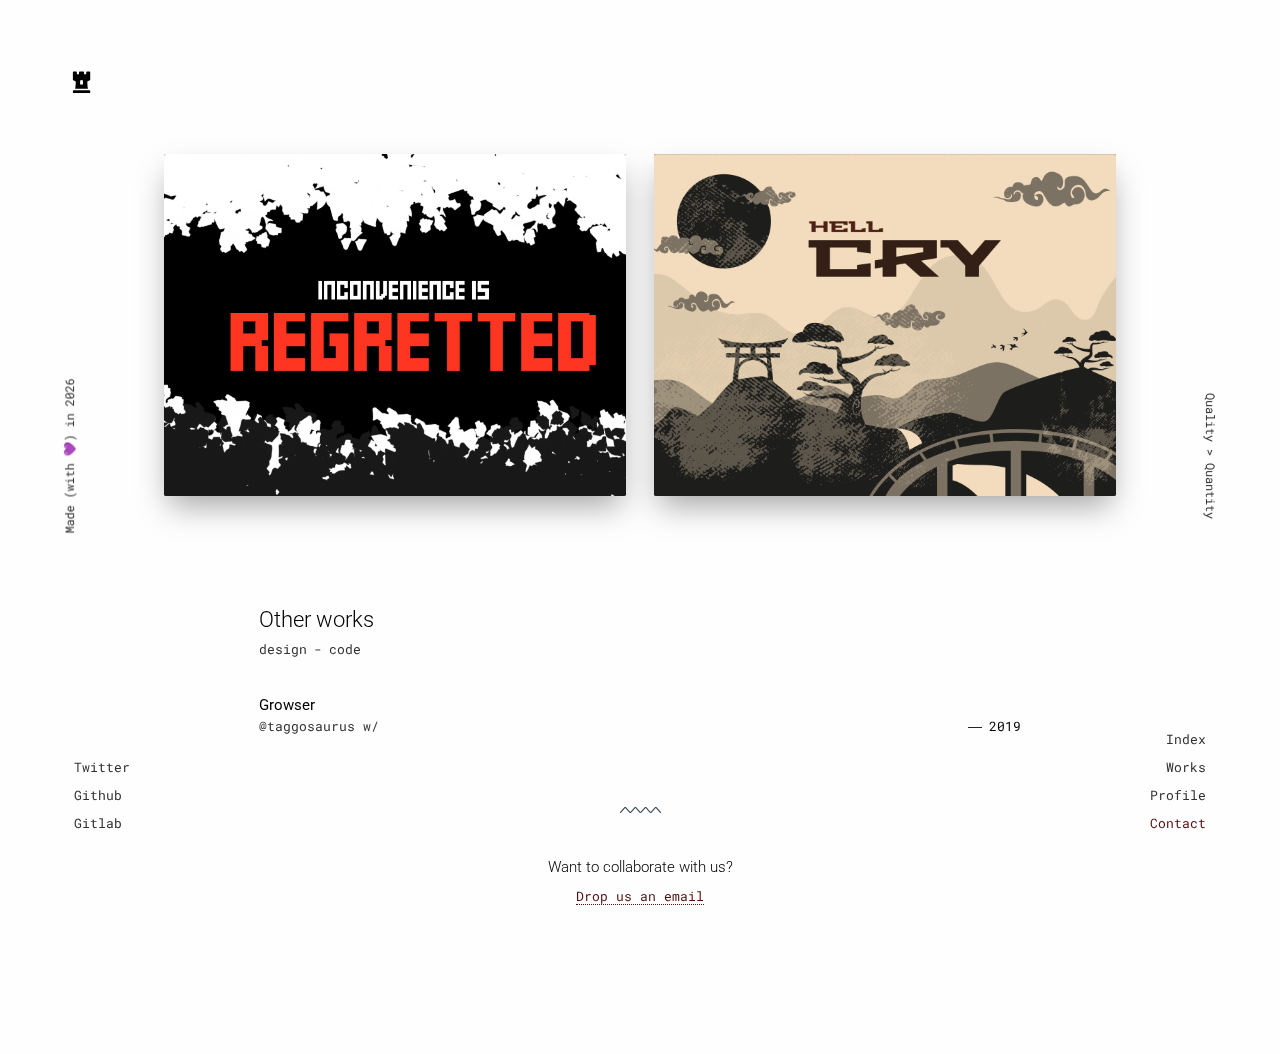
<file: works/index.html>
<!DOCTYPE html><html lang="en"><head><meta charSet="utf-8"/><meta http-equiv="x-ua-compatible" content="ie=edge"/><meta name="viewport" content="width=device-width, initial-scale=1, shrink-to-fit=no"/><style data-href="/styles.13e20e69a3cbded5367e.css">.carousel.carousel-slider .control-arrow,.carousel .control-arrow{-webkit-transition:all .25s ease-in;-o-transition:all .25s ease-in;transition:all .25s ease-in;opacity:.4;position:absolute;z-index:2;top:20px;background:0 0;border:0;font-size:32px;cursor:pointer}.carousel .control-arrow:hover{opacity:1}.carousel.carousel-slider .control-arrow:before,.carousel .control-arrow:before{margin:0 5px;display:inline-block;border-top:8px solid rgba(0,0,0,0);border-bottom:8px solid rgba(0,0,0,0);content:""}.carousel .control-disabled.control-arrow{opacity:0;cursor:inherit;display:none}.carousel .control-prev.control-arrow{left:0}.carousel .control-prev.control-arrow:before{border-right:8px solid #fff}.carousel .control-next.control-arrow{right:0}.carousel .control-next.control-arrow:before{border-left:8px solid #fff}.carousel{position:relative;width:100%}.carousel *{-webkit-box-sizing:border-box;box-sizing:border-box}.carousel img{width:100%;display:inline-block;pointer-events:none}.carousel .carousel{position:relative}.carousel .control-arrow{outline:0;border:0;background:0 0;top:50%;margin-top:-13px;font-size:18px}.carousel .thumbs-wrapper{margin:20px;overflow:hidden}.carousel .thumbs{-webkit-transition:all .15s ease-in;-o-transition:all .15s ease-in;transition:all .15s ease-in;-webkit-transform:translateZ(0);-ms-transform:translateZ(0);transform:translateZ(0);position:relative;list-style:none;white-space:nowrap}.carousel .thumb{-webkit-transition:border .15s ease-in;-o-transition:border .15s ease-in;transition:border .15s ease-in;display:inline-block;width:80px;margin-right:6px;white-space:nowrap;overflow:hidden;border:3px solid #fff;padding:2px}.carousel .thumb:focus{border:3px solid #ccc;outline:0}.carousel .thumb.selected,.carousel .thumb:hover{border:3px solid #333}.carousel .thumb img{vertical-align:top}.carousel.carousel-slider{position:relative;margin:0;overflow:hidden}.carousel.carousel-slider .control-arrow{top:0;color:#fff;font-size:26px;bottom:0;margin-top:0;padding:5px}.carousel.carousel-slider .control-arrow:hover{background:rgba(0,0,0,.2)}.carousel .slider-wrapper{overflow:hidden;margin:auto;width:100%;-webkit-transition:height .15s ease-in;-o-transition:height .15s ease-in;transition:height .15s ease-in}.carousel .slider-wrapper.axis-horizontal .slider{-ms-box-orient:horizontal;display:-ms-flexbox;display:-moz-flex;display:flex}.carousel .slider-wrapper.axis-horizontal .slider .slide{-ms-flex-direction:column;flex-direction:column;-ms-flex-flow:column;flex-flow:column}.carousel .slider-wrapper.axis-vertical{-ms-box-orient:horizontal;display:-ms-flexbox;display:-moz-flex;display:flex}.carousel .slider-wrapper.axis-vertical .slider{-ms-flex-direction:column;flex-direction:column}.carousel .slider{margin:0;padding:0;position:relative;list-style:none;width:100%}.carousel .slider.animated{-webkit-transition:all .35s ease-in-out;-o-transition:all .35s ease-in-out;transition:all .35s ease-in-out}.carousel .slide{min-width:100%;margin:0;position:relative;text-align:center;background:#000}.carousel .slide img{width:100%;vertical-align:top;border:0}.carousel .slide iframe{display:inline-block;width:calc(100% - 80px);margin:0 40px 40px;border:0}.carousel .slide .legend{-webkit-transition:all .5s ease-in-out;-o-transition:all .5s ease-in-out;transition:all .5s ease-in-out;position:absolute;bottom:40px;left:50%;margin-left:-45%;width:90%;border-radius:10px;background:#000;color:#fff;padding:10px;font-size:12px;text-align:center;opacity:.25;-webkit-transition:opacity .35s ease-in-out;-o-transition:opacity .35s ease-in-out;transition:opacity .35s ease-in-out}.carousel .control-dots{position:absolute;bottom:0;margin:10px 0;text-align:center;width:100%}@media (min-width:960px){.carousel .control-dots{bottom:0}}.carousel .control-dots .dot{-webkit-transition:opacity .25s ease-in;-o-transition:opacity .25s ease-in;transition:opacity .25s ease-in;opacity:.3;-webkit-box-shadow:1px 1px 2px rgba(0,0,0,.9);box-shadow:1px 1px 2px rgba(0,0,0,.9);background:#fff;border-radius:50%;width:8px;height:8px;cursor:pointer;display:inline-block;margin:0 8px}.carousel .control-dots .dot.selected,.carousel .control-dots .dot:hover{opacity:1}.carousel .carousel-status{position:absolute;top:0;right:0;padding:5px;font-size:10px;text-shadow:1px 1px 1px rgba(0,0,0,.9);color:#fff}.carousel:hover .slide .legend{opacity:1}</style><meta name="generator" content="Gatsby 2.13.6"/><link rel="preconnect dns-prefetch" href="https://www.google-analytics.com"/><link rel="shortcut icon" href="/icons-765f311c79b1f7b11e851268e34f18f1/favicon.ico"/><link rel="icon" type="image/png" sizes="16x16" href="/icons-765f311c79b1f7b11e851268e34f18f1/favicon-16x16.png"/><link rel="icon" type="image/png" sizes="32x32" href="/icons-765f311c79b1f7b11e851268e34f18f1/favicon-32x32.png"/><link rel="apple-touch-icon" sizes="57x57" href="/icons-765f311c79b1f7b11e851268e34f18f1/apple-touch-icon-57x57.png"/><link rel="apple-touch-icon" sizes="60x60" href="/icons-765f311c79b1f7b11e851268e34f18f1/apple-touch-icon-60x60.png"/><link rel="apple-touch-icon" sizes="72x72" href="/icons-765f311c79b1f7b11e851268e34f18f1/apple-touch-icon-72x72.png"/><link rel="apple-touch-icon" sizes="76x76" href="/icons-765f311c79b1f7b11e851268e34f18f1/apple-touch-icon-76x76.png"/><link rel="apple-touch-icon" sizes="114x114" href="/icons-765f311c79b1f7b11e851268e34f18f1/apple-touch-icon-114x114.png"/><link rel="apple-touch-icon" sizes="120x120" href="/icons-765f311c79b1f7b11e851268e34f18f1/apple-touch-icon-120x120.png"/><link rel="apple-touch-icon" sizes="144x144" href="/icons-765f311c79b1f7b11e851268e34f18f1/apple-touch-icon-144x144.png"/><link rel="apple-touch-icon" sizes="152x152" href="/icons-765f311c79b1f7b11e851268e34f18f1/apple-touch-icon-152x152.png"/><link rel="apple-touch-icon" sizes="167x167" href="/icons-765f311c79b1f7b11e851268e34f18f1/apple-touch-icon-167x167.png"/><link rel="apple-touch-icon" sizes="180x180" href="/icons-765f311c79b1f7b11e851268e34f18f1/apple-touch-icon-180x180.png"/><link rel="apple-touch-icon" sizes="1024x1024" href="/icons-765f311c79b1f7b11e851268e34f18f1/apple-touch-icon-1024x1024.png"/><meta name="apple-mobile-web-app-capable" content="yes"/><meta name="apple-mobile-web-app-status-bar-style" content="black-translucent"/><meta name="apple-mobile-web-app-title" content="raincode.org"/><link rel="manifest" href="/manifest.webmanifest"/><meta name="theme-color" content="#1e2732"/><link rel="apple-touch-icon" href="/static/icons/logo.svg"/><title data-react-helmet="true">Raincode | Works</title><meta data-react-helmet="true" name="description" content="A selection of the work carried out over 4+ years of work. Among which: Websites, Web applications, Web Scrapers and more."/><meta data-react-helmet="true" property="og:title" content="Raincode | Works"/><meta data-react-helmet="true" property="og:description" content="A selection of the work carried out over 4+ years of work. Among which: Websites, Web applications, Web Scrapers and more."/><meta data-react-helmet="true" property="og:image" content="/images/logo.svg"/><meta data-react-helmet="true" name="twitter:title" content="Raincode | Works"/><meta data-react-helmet="true" name="twitter:description" content="A selection of the work carried out over 4+ years of work. Among which: Websites, Web applications, Web Scrapers and more."/><meta data-react-helmet="true" name="twitter:image" content="/images/logo.svg"/><meta data-react-helmet="true" name="twitter:card" content="summary_large_image"/><meta data-react-helmet="true" name="google-site-verification" content="w6QODQIo6PYp7OLUH3RI1ULc4NKzA0lt7tzXEeKJzjM"/><link rel="sitemap" type="application/xml" href="/sitemap.xml"/><style data-styled="fRZuYj jboLRm tPDKn ipgXFC bOYJXs bikLCP kRcVkp beZxMW fmgOCh esAcUV hmFmtY daVnFQ fURCSd eSzaXH jHwOGP isVgkh ljqACm iiPRQe bEwHHy bedVrY BDgpr jOKjaQ foNkGc iHOBFH liscpV" data-styled-version="4.3.2">
/* sc-component-id: style__Wrapper-sc-6c31hn-0 */
.jHwOGP{position:fixed;top:0;left:0;max-width:18rem;padding:5rem;} @media (max-width:78em){.jHwOGP{padding:3rem;}} @media (max-width:54em){.jHwOGP{padding:3rem;}} @media (max-width:40em){.jHwOGP{padding:2rem;}} @media (max-width:54em){.jHwOGP{position:static;padding:0;}} .jHwOGP > div{position:relative;} .jHwOGP a,.jHwOGP svg{display:block;} .jHwOGP a{width:1.65rem;} @media (max-width:78em){.jHwOGP a{width:1.45rem;}} .jHwOGP svg{width:100%;height:auto;} .jHwOGP .circle{position:absolute;top:50%;left:50%;-webkit-transform:translate(-50%,-50%) scale(0);-ms-transform:translate(-50%,-50%) scale(0);transform:translate(-50%,-50%) scale(0);background:rgba(255,255,255,.05);height:100%;width:100%;border-radius:100%;pointer-events:none;opacity:1;will-change:transform;color:#303030;} .jHwOGP a:hover + .circle{opacity:0;-webkit-transform:translate(-50%,-50%) scale(7.5);-ms-transform:translate(-50%,-50%) scale(7.5);transform:translate(-50%,-50%) scale(7.5);-webkit-transition:-webkit-transform 1s cubic-bezier(.45,0,.1,1),opacity .8s ease;-webkit-transition:transform 1s cubic-bezier(.45,0,.1,1),opacity .8s ease;transition:transform 1s cubic-bezier(.45,0,.1,1),opacity .8s ease;}
/* sc-component-id: style__Wrapper-knl7ns-0 */
.foNkGc{width:100%;position:fixed;top:50%;} @media (max-width:54em){.foNkGc{position:static;padding-top:1.5rem;}}
/* sc-component-id: style__Item-knl7ns-1 */
.iHOBFH{position:absolute;font-family:'Roboto Mono',stack-mono,monospace;color:#313131;font-size:.85rem;line-height:1em;-webkit-transform:rotate(-90deg) translateX(-50%);-ms-transform:rotate(-90deg) translateX(-50%);transform:rotate(-90deg) translateX(-50%);-webkit-transform-origin:left;-ms-transform-origin:left;transform-origin:left;left:5rem;} @media (max-width:78em){.iHOBFH{left:3rem;}} @media (max-width:54em){.iHOBFH{left:3rem;}} @media (max-width:40em){.iHOBFH{left:2rem;}} @media (max-width:54em){.iHOBFH{position:static;-webkit-transform:rotate(0) translateX(0);-ms-transform:rotate(0) translateX(0);transform:rotate(0) translateX(0);-webkit-transform-origin:0;-ms-transform-origin:0;transform-origin:0;padding:.5rem 0 0;text-align:center;font-size:.8rem;}}.liscpV{position:absolute;font-family:'Roboto Mono',stack-mono,monospace;color:#313131;font-size:.85rem;line-height:1em;-webkit-transform:rotate(90deg) translateX(50%);-ms-transform:rotate(90deg) translateX(50%);transform:rotate(90deg) translateX(50%);-webkit-transform-origin:right;-ms-transform-origin:right;transform-origin:right;right:5rem;} @media (max-width:78em){.liscpV{right:3rem;}} @media (max-width:54em){.liscpV{right:3rem;}} @media (max-width:40em){.liscpV{right:2rem;}} @media (max-width:54em){.liscpV{position:static;-webkit-transform:rotate(0) translateX(0);-ms-transform:rotate(0) translateX(0);transform:rotate(0) translateX(0);-webkit-transform-origin:0;-ms-transform-origin:0;transform-origin:0;padding:.5rem 0 0;text-align:center;font-size:.8rem;}}
/* sc-component-id: style__Wrapper-sc-109x5v3-0 */
.iiPRQe{position:fixed;bottom:0;left:0;right:0;width:100%;display:-webkit-box;display:-webkit-flex;display:-ms-flexbox;display:flex;-webkit-align-items:flex-end;-webkit-box-align:flex-end;-ms-flex-align:flex-end;align-items:flex-end;-webkit-box-pack:justify;-webkit-justify-content:space-between;-ms-flex-pack:justify;justify-content:space-between;pointer-events:none;padding:5rem;} @media (max-width:78em){.iiPRQe{padding:3rem;}} @media (max-width:54em){.iiPRQe{padding:3rem;}} @media (max-width:40em){.iiPRQe{padding:2rem;}} .iiPRQe ul:last-child li{text-align:right;} .iiPRQe ul:last-child li a{-webkit-transition:color .4s ease;transition:color .4s ease;will-change:color;position:relative;} .iiPRQe ul:last-child li a::before{position:absolute;left:-1.1rem;top:50%;background:#541010;border-radius:100%;content:'';display:block;height:.3rem;width:.3rem;-webkit-transition:-webkit-transform .3s cubic-bezier(.45,0,.1,1),opacity .1s ease;-webkit-transition:transform .3s cubic-bezier(.45,0,.1,1),opacity .1s ease;transition:transform .3s cubic-bezier(.45,0,.1,1),opacity .1s ease;will-change:transform,opacity;} .iiPRQe ul:last-child li a:not(.active)::before{opacity:0;-webkit-transform:translate(-1rem,-50%);-ms-transform:translate(-1rem,-50%);transform:translate(-1rem,-50%);} .iiPRQe ul:last-child li a:hover{color:#000;} .iiPRQe ul:last-child li a:hover::before{-webkit-transform:translate(0,-50%);-ms-transform:translate(0,-50%);transform:translate(0,-50%);opacity:1;} @media (max-width:54em){.iiPRQe{position:static;padding:0;}}
/* sc-component-id: style__Nav-sc-109x5v3-1 */
.bEwHHy{list-style:none;padding:0;margin:0;width:50%;max-width:14rem;}
/* sc-component-id: style__NavItem-sc-109x5v3-2 */
.bedVrY{list-style:none;padding:.5rem 0;line-height:1em;} .bedVrY:last-child{padding-bottom:0;} .bedVrY a{font-size:.9rem;padding:0.3rem;font-family:'Roboto Mono',stack-mono,monospace;pointer-events:all;-webkit-transition:color .1s ease;transition:color .1s ease;line-height:1em;color:#313131;}.BDgpr{list-style:none;padding:.5rem 0;line-height:1em;} .BDgpr:last-child{padding-bottom:0;} .BDgpr a{font-size:.9rem;padding:0.3rem;font-family:'Roboto Mono',stack-mono,monospace;pointer-events:all;-webkit-transition:color .1s ease;transition:color .1s ease;line-height:1em;color:#541010;} .BDgpr a:hover::before{display:none !important;}
/* sc-component-id: style__NavLink-sc-109x5v3-3 */
.jOKjaQ.active{color:#FFF;background:#000;} .jOKjaQ.active::before{-webkit-transform:translate(0,-50%);-ms-transform:translate(0,-50%);transform:translate(0,-50%);opacity:1;}
/* sc-component-id: style__Wrapper-st8qcn-0 */
.isVgkh{display:none;height:15px;width:1.75rem;-webkit-flex-direction:column;-ms-flex-direction:column;flex-direction:column;-webkit-box-pack:justify;-webkit-justify-content:space-between;-ms-flex-pack:justify;justify-content:space-between;-webkit-align-items:flex-end;-webkit-box-align:flex-end;-ms-flex-align:flex-end;align-items:flex-end;-webkit-backface-visibility:hidden;backface-visibility:hidden;-webkit-transition:-webkit-transform .45s cubic-bezier(.45,0,.07,1);-webkit-transition:transform .45s cubic-bezier(.45,0,.07,1);transition:transform .45s cubic-bezier(.45,0,.07,1);will-change:transform;-webkit-transform:rotate(0);-ms-transform:rotate(0);transform:rotate(0);} .isVgkh span{display:inline-block;height:1px;background:#fff;} .isVgkh span:nth-child(1){width:100%;} .isVgkh span:nth-child(2){width:60%;} .isVgkh span:nth-child(3){width:80%;} @media (max-width:54em){.isVgkh{display:-webkit-box;display:-webkit-flex;display:-ms-flexbox;display:flex;}}
/* sc-component-id: style__Wrapper-utaa07-0 */
@media (max-width:54em){.fURCSd{position:fixed;bottom:0;left:0;right:0;width:100%;z-index:10;}}
/* sc-component-id: style__Shoable-utaa07-1 */
@media (max-width:54em){.ljqACm{background:#FEFEFE;overflow:hidden;-webkit-transition:max-height .6s cubic-bezier(0.45,0,.1,1);transition:max-height .6s cubic-bezier(0.45,0,.1,1);will-change:max-height;max-height:0;}.ljqACm > div{padding:0 3rem 3rem;}} @media (max-width:40em){.ljqACm > div{padding:0 2rem 2rem;}.ljqACm nav{padding:1rem;}}
/* sc-component-id: style__Header-utaa07-2 */
@media (max-width:54em){.eSzaXH{display:-webkit-box;display:-webkit-flex;display:-ms-flexbox;display:flex;-webkit-box-pack:justify;-webkit-justify-content:space-between;-ms-flex-pack:justify;justify-content:space-between;-webkit-align-items:flex-end;-webkit-box-align:flex-end;-ms-flex-align:flex-end;align-items:flex-end;width:100%;min-height:7rem;background-image:linear-gradient(to bottom,rgba(30,39,51,0.0) 0%,rgba(30,39,51,0.3) 50%);padding:5rem;}@media (max-width:78em){.eSzaXH{padding:3rem;}}@media (max-width:54em){.eSzaXH{padding:3rem;}}@media (max-width:40em){.eSzaXH{padding:2rem;}}}
/* sc-component-id: sc-global-121039794 */
@font-face{font-family:stack-mono;src:local(".SFNSText-Light");} @font-face{font-family:stack-sans;src:local(".SFNSText-Light");} html,body,div,span,applet,object,iframe,h1,h2,h3,h4,h5,h6,p,blockquote,pre,a,abbr,acronym,address,big,cite,code,del,dfn,em,img,ins,kbd,q,s,samp,small,strike,strong,sub,sup,tt,var,b,u,i,center,dl,dt,dd,ol,ul,li,fieldset,form,label,legend,table,caption,tbody,tfoot,thead,tr,th,td,article,aside,canvas,details,embed,figure,figcaption,footer,header,hgroup,main,menu,nav,output,ruby,section,summary,time,mark,audio,video{margin:0;padding:0;border:0;font-size:100%;font:inherit;vertical-align:baseline;} article,aside,details,figcaption,figure,footer,header,hgroup,main,menu,nav,section{display:block;} *[hidden]{display:none;} body{line-height:1;} ol,ul{list-style:none;} blockquote,q{quotes:none;} blockquote:before,blockquote:after,q:before,q:after{content:'';content:none;} table{border-collapse:collapse;border-spacing:0;} html,body{height:100%;font-size:16px;} @media (max-width:125em){html,body{font-size:14px;}} body{background:#FEFEFE;color:#000;font-family:'Roboto',stack-sans,sans-serif;-webkit-backface-visibility:hidden;backface-visibility:hidden;overflow-y:scroll;} h1,h2,h3,h4,h5,h6{font-weight:300;line-height:inherit;} a{color:inherit;-webkit-text-decoration:none;text-decoration:none;-webkit-transition:color ease-in .2s;transition:color ease-in .2s;} a:hover{color:#000;} *{box-sizing:border-box;line-height:1.4em;text-rendering:optimizeLegibility;-webkit-font-smoothing:antialiased;-moz-osx-font-smoothing:grayscale;font-kerning:auto;} ::selection{color:#541010;background:transparent;}
/* sc-component-id: shared__ContentWrapper-f4br8p-0 */
.fRZuYj{max-width:68rem;width:calc(100% - 9.25rem * 2);margin:11rem auto 5rem;} @media (max-width:78em){.fRZuYj{margin:8rem auto 3rem;width:calc(100% - 11rem * 2);}} @media (max-width:54em){.fRZuYj{width:100%;margin:4rem auto 0;padding:0 3rem 6rem;}} @media (max-width:40em){.fRZuYj{margin:2rem auto 0;padding:0 2rem 6rem;}}
/* sc-component-id: style__Wrapper-yhejqv-0 */
.bikLCP{padding:1.3rem 0;border-bottom:1px dotted #2f3743;display:-webkit-box;display:-webkit-flex;display:-ms-flexbox;display:flex;-webkit-flex-wrap:wrap;-ms-flex-wrap:wrap;flex-wrap:wrap;-webkit-box-pack:justify;-webkit-justify-content:space-between;-ms-flex-pack:justify;justify-content:space-between;-webkit-align-items:flex-end;-webkit-box-align:flex-end;-ms-flex-align:flex-end;align-items:flex-end;position:relative;} .bikLCP > header{-webkit-transform:translateX(0);-ms-transform:translateX(0);transform:translateX(0);-webkit-transition:-webkit-transform .5s cubic-bezier(.5,.1,0,1.15);-webkit-transition:transform .5s cubic-bezier(.5,.1,0,1.15);transition:transform .5s cubic-bezier(.5,.1,0,1.15);-webkit-backface-visibility:hidden;backface-visibility:hidden;will-change:transform;} .bikLCP:last-child{border-bottom:0;} .bikLCP > a{position:absolute;top:0;right:0;bottom:0;left:0;font-size:0;line-height:0;}
/* sc-component-id: style__WorkTitle-yhejqv-1 */
.kRcVkp{font-size:1.1rem;color:#000;font-weight:400;}
/* sc-component-id: style__WorkInfos-yhejqv-2 */
.beZxMW{margin-top:.5rem;font-family:'Roboto Mono',stack-mono,monospace;font-size:.9rem;color:#313131;}
/* sc-component-id: style__WorkYear-yhejqv-3 */
.fmgOCh{color:#000;} .fmgOCh::before{content:'';display:inline-block;vertical-align:middle;height:1px;width:1rem;background:#541010;margin-right:.5rem;}
/* sc-component-id: style__Wrapper-sc-1vksm3n-0 */
.jboLRm{max-width:80%;margin:8rem auto 0;} @media (max-width:78em){.jboLRm{max-width:100%;}} @media (max-width:40em){.jboLRm{margin:4rem auto 0;}}
/* sc-component-id: style__WorksTitle-sc-1vksm3n-1 */
.tPDKn{font-size:1.6rem;}
/* sc-component-id: style__ButtonsWrapper-sc-1vksm3n-2 */
.ipgXFC{padding:.75rem 0 1.5rem;}
/* sc-component-id: style__FilterButton-sc-1vksm3n-3 */
.bOYJXs{border:0;background:0;padding:0;margin:0;-webkit-appearance:none;-moz-appearance:none;appearance:none;font-size:.9rem;font-family:'Roboto Mono',stack-mono,monospace;cursor:pointer;color:#313131;} .bOYJXs:not(:last-child)::after{content:'-';display:inline-block;margin:0 .5rem;color:#313131;} .bOYJXs:focus{outline:0;}
/* sc-component-id: style__NDAWrapper-sc-1vksm3n-4 */
.esAcUV{padding-top:4rem;text-align:center;} .esAcUV h2{font-size:1.1rem;color:#000;margin-bottom:.75rem;line-height:1.4em;}
/* sc-component-id: style__StyledDivider-sc-1vksm3n-5 */
.hmFmtY{margin-bottom:3rem;}
/* sc-component-id: style__StyledEmailMe-sc-1vksm3n-6 */
.daVnFQ{color:#541010;font-family:'Roboto Mono',stack-mono,monospace;font-size:.9rem;border-bottom:1px dotted #541010;padding:0 0 .1rem;display:inline-block;} .daVnFQ:hover{color:#541010;}</style><link as="script" rel="preload" href="/webpack-runtime-07b76a82f6ecf15ed0be.js"/><link as="script" rel="preload" href="/app-ca6badd598733d14f618.js"/><link as="script" rel="preload" href="/styles-cb6958c40d3090239947.js"/><link as="script" rel="preload" href="/0-f4c13b36cc7820044e07.js"/><link as="script" rel="preload" href="/1-eef102fc3b152802c4e1.js"/><link as="script" rel="preload" href="/10-2a1f366e670e5767f0f5.js"/><link as="script" rel="preload" href="/component---src-pages-works-js-b57f58a71968d832bd25.js"/><link as="fetch" rel="preload" href="/page-data/works/page-data.json" crossorigin="use-credentials"/></head><body><noscript id="gatsby-noscript">This app works best with JavaScript enabled.</noscript><div id="___gatsby"><div style="outline:none" tabindex="-1" role="group" id="gatsby-focus-wrapper"><main><div class="shared__ContentWrapper-f4br8p-0 fRZuYj"><section class="style__Wrapper-sc-1vksm3n-0 jboLRm"><header><h1 class="style__WorksTitle-sc-1vksm3n-1 tPDKn">Other works</h1><div class="style__ButtonsWrapper-sc-1vksm3n-2 ipgXFC"><button class="style__FilterButton-sc-1vksm3n-3 bOYJXs">design</button><button class="style__FilterButton-sc-1vksm3n-3 bOYJXs">code</button></div></header><main><article class="style__Wrapper-yhejqv-0 bikLCP"><header><h3 class="style__WorkTitle-yhejqv-1 kRcVkp">Growser</h3><div class="style__WorkInfos-yhejqv-2 beZxMW"><span>@taggosaurus</span><span> w/ </span></div></header><div class="style__WorkInfos-yhejqv-2 beZxMW"><span class="style__WorkYear-yhejqv-3 fmgOCh">2019</span></div></article></main><footer class="style__NDAWrapper-sc-1vksm3n-4 esAcUV"><svg height="6" width="43" class="style__StyledDivider-sc-1vksm3n-5 hmFmtY" viewBox="0 0 38 5" version="1.1"><g id="profile" stroke="none" stroke-width="1" fill="none" fill-rule="evenodd" transform="translate(-294.000000, -118.000000)"><g id="divider" transform="translate(295.000000, 118.000000)" stroke="#384653"><polyline id="Triangle" points="0 5 4.5 0 4.5 0 9 5"></polyline><polyline id="Triangle-Copy" points="9 5 13.5 0 13.5 0 18 5"></polyline><polyline id="Triangle-Copy-2" points="18 5 22.5 0 22.5 0 27 5"></polyline><polyline id="Triangle-Copy-3" points="27 5 31.5 0 31.5 0 36 5"></polyline></g></g></svg><h2>Want to collaborate with us?</h2><a class="style__StyledEmailMe-sc-1vksm3n-6 daVnFQ" rel="noopener" href="mailto:contact@raincode.org">Drop us an email</a></footer></section></div><div class="style__Wrapper-utaa07-0 fURCSd"><header class="style__Header-utaa07-2 eSzaXH"><div class="style__Wrapper-sc-6c31hn-0 jHwOGP"><div><a href="/"><svg width="22" height="22" aria-hidden="true" focusable="false" data-prefix="fas" data-icon="chess-rook" role="img" viewBox="0 0 384 512" class="svg-inline--fa fa-chess-rook fa-w-12 fa-3x"><path fill="currentColor" d="M368 32h-56a16 16 0 0 0-16 16v48h-48V48a16 16 0 0 0-16-16h-80a16 16 0 0 0-16 16v48H88.1V48a16 16 0 0 0-16-16H16A16 16 0 0 0 0 48v176l64 32c0 48.33-1.54 95-13.21 160h282.42C321.54 351 320 303.72 320 256l64-32V48a16 16 0 0 0-16-16zM224 320h-64v-64a32 32 0 0 1 64 0zm144 128H16a16 16 0 0 0-16 16v32a16 16 0 0 0 16 16h352a16 16 0 0 0 16-16v-32a16 16 0 0 0-16-16z" class="" height="22" width="22"></path></svg></a><div class="circle"></div></div></div><div class="style__Wrapper-st8qcn-0 isVgkh"><span></span><span></span><span></span></div></header><div class="style__Shoable-utaa07-1 ljqACm"><div><nav class="style__Wrapper-sc-109x5v3-0 iiPRQe"><ul class="style__Nav-sc-109x5v3-1 bEwHHy"><li class="style__NavItem-sc-109x5v3-2 bedVrY"><a href="https://twitter.com/raincoders" rel="noopener noreferrer" target="_blank">Twitter</a></li><li class="style__NavItem-sc-109x5v3-2 bedVrY"><a href="https://github.com/raincodeorg" rel="noopener noreferrer" target="_blank">Github</a></li><li class="style__NavItem-sc-109x5v3-2 bedVrY"><a href="https://gitlab.com/raincodeorg" rel="noopener noreferrer" target="_blank">Gitlab</a></li></ul><ul class="style__Nav-sc-109x5v3-1 bEwHHy"><li class="style__NavItem-sc-109x5v3-2 bedVrY"><a class="style__NavLink-sc-109x5v3-3 jOKjaQ" href="/">Index</a></li><li class="style__NavItem-sc-109x5v3-2 bedVrY"><a class="style__NavLink-sc-109x5v3-3 jOKjaQ" href="/works">Works</a></li><li class="style__NavItem-sc-109x5v3-2 bedVrY"><a class="style__NavLink-sc-109x5v3-3 jOKjaQ" href="/profile">Profile</a></li><li class="style__NavItem-sc-109x5v3-2 BDgpr"><a class="" rel="noopener" href="mailto:contact@raincode.org">Contact</a></li></ul></nav><footer class="style__Wrapper-knl7ns-0 foNkGc"><div class="style__Item-knl7ns-1 iHOBFH">Made (with 💜) in <!-- -->2019</div><div class="style__Item-knl7ns-1 liscpV"><span>Quality &gt; Quantity</span></div></footer></div></div></div></main></div></div><script>
  
  function gaOptout(){document.cookie=disableStr+'=true; expires=Thu, 31 Dec 2099 23:59:59 UTC;path=/',window[disableStr]=!0}var gaProperty='UA-113472346-1',disableStr='ga-disable-'+gaProperty;document.cookie.indexOf(disableStr+'=true')>-1&&(window[disableStr]=!0);
  if(true) {
    (function(i,s,o,g,r,a,m){i['GoogleAnalyticsObject']=r;i[r]=i[r]||function(){
    (i[r].q=i[r].q||[]).push(arguments)},i[r].l=1*new Date();a=s.createElement(o),
    m=s.getElementsByTagName(o)[0];a.async=1;a.src=g;m.parentNode.insertBefore(a,m)
    })(window,document,'script','https://www.google-analytics.com/analytics.js','ga');
  }
  if (typeof ga === "function") {
    ga('create', 'UA-113472346-1', 'auto', {});
      ga('set', 'anonymizeIp', true);
      
      
      }
      </script><script id="gatsby-script-loader">/*<![CDATA[*/window.pagePath="/works/";window.webpackCompilationHash="79709310c2637b45b59a";/*]]>*/</script><script id="gatsby-chunk-mapping">/*<![CDATA[*/window.___chunkMapping={"app":["/app-ca6badd598733d14f618.js"],"component---src-pages-404-js":["/component---src-pages-404-js-95fc8c5baa303085f1c5.js"],"component---src-pages-index-js":["/component---src-pages-index-js-4505e5b2c96ad6cb1ba5.js"],"component---src-pages-profile-js":["/component---src-pages-profile-js-c772ddc4b49922954683.js"],"component---src-pages-works-js":["/component---src-pages-works-js-b57f58a71968d832bd25.js"]};/*]]>*/</script><script src="/component---src-pages-works-js-b57f58a71968d832bd25.js" async=""></script><script src="/10-2a1f366e670e5767f0f5.js" async=""></script><script src="/1-eef102fc3b152802c4e1.js" async=""></script><script src="/0-f4c13b36cc7820044e07.js" async=""></script><script src="/styles-cb6958c40d3090239947.js" async=""></script><script src="/app-ca6badd598733d14f618.js" async=""></script><script src="/webpack-runtime-07b76a82f6ecf15ed0be.js" async=""></script></body></html>
</file>
